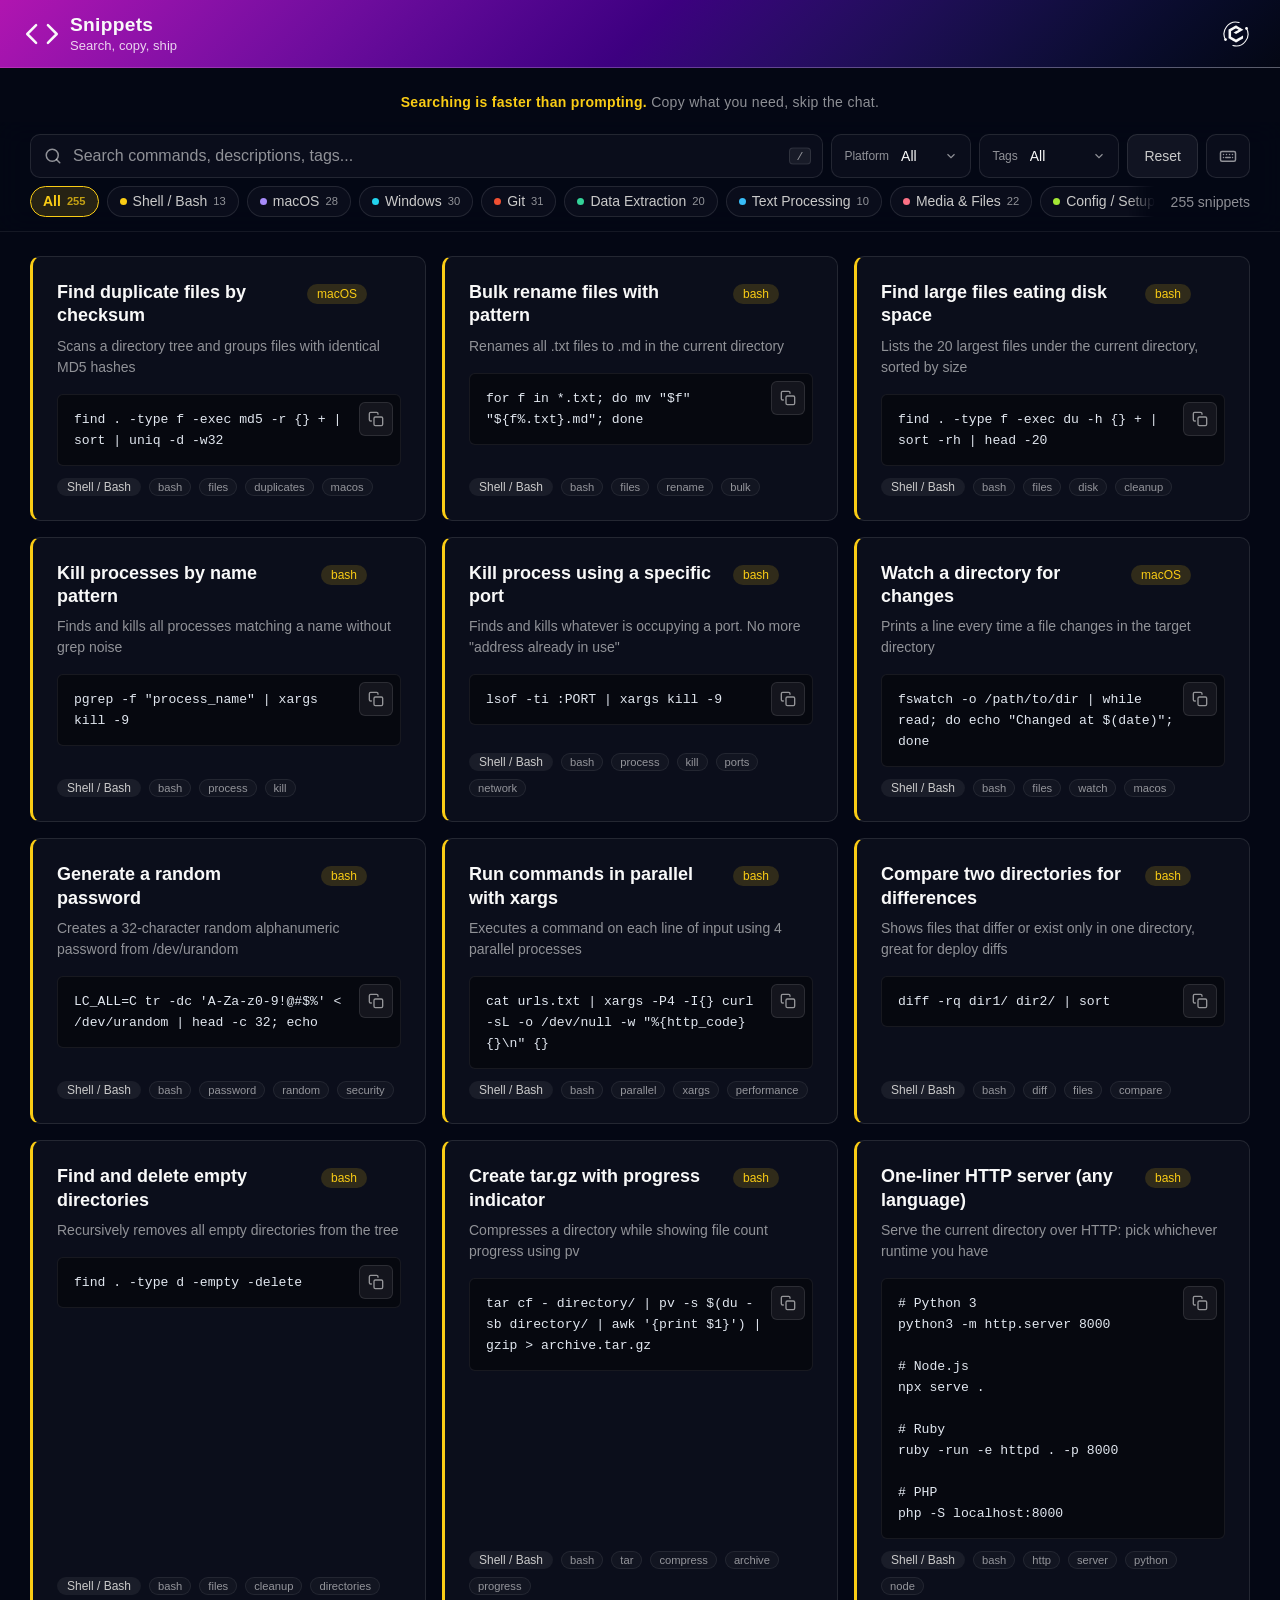
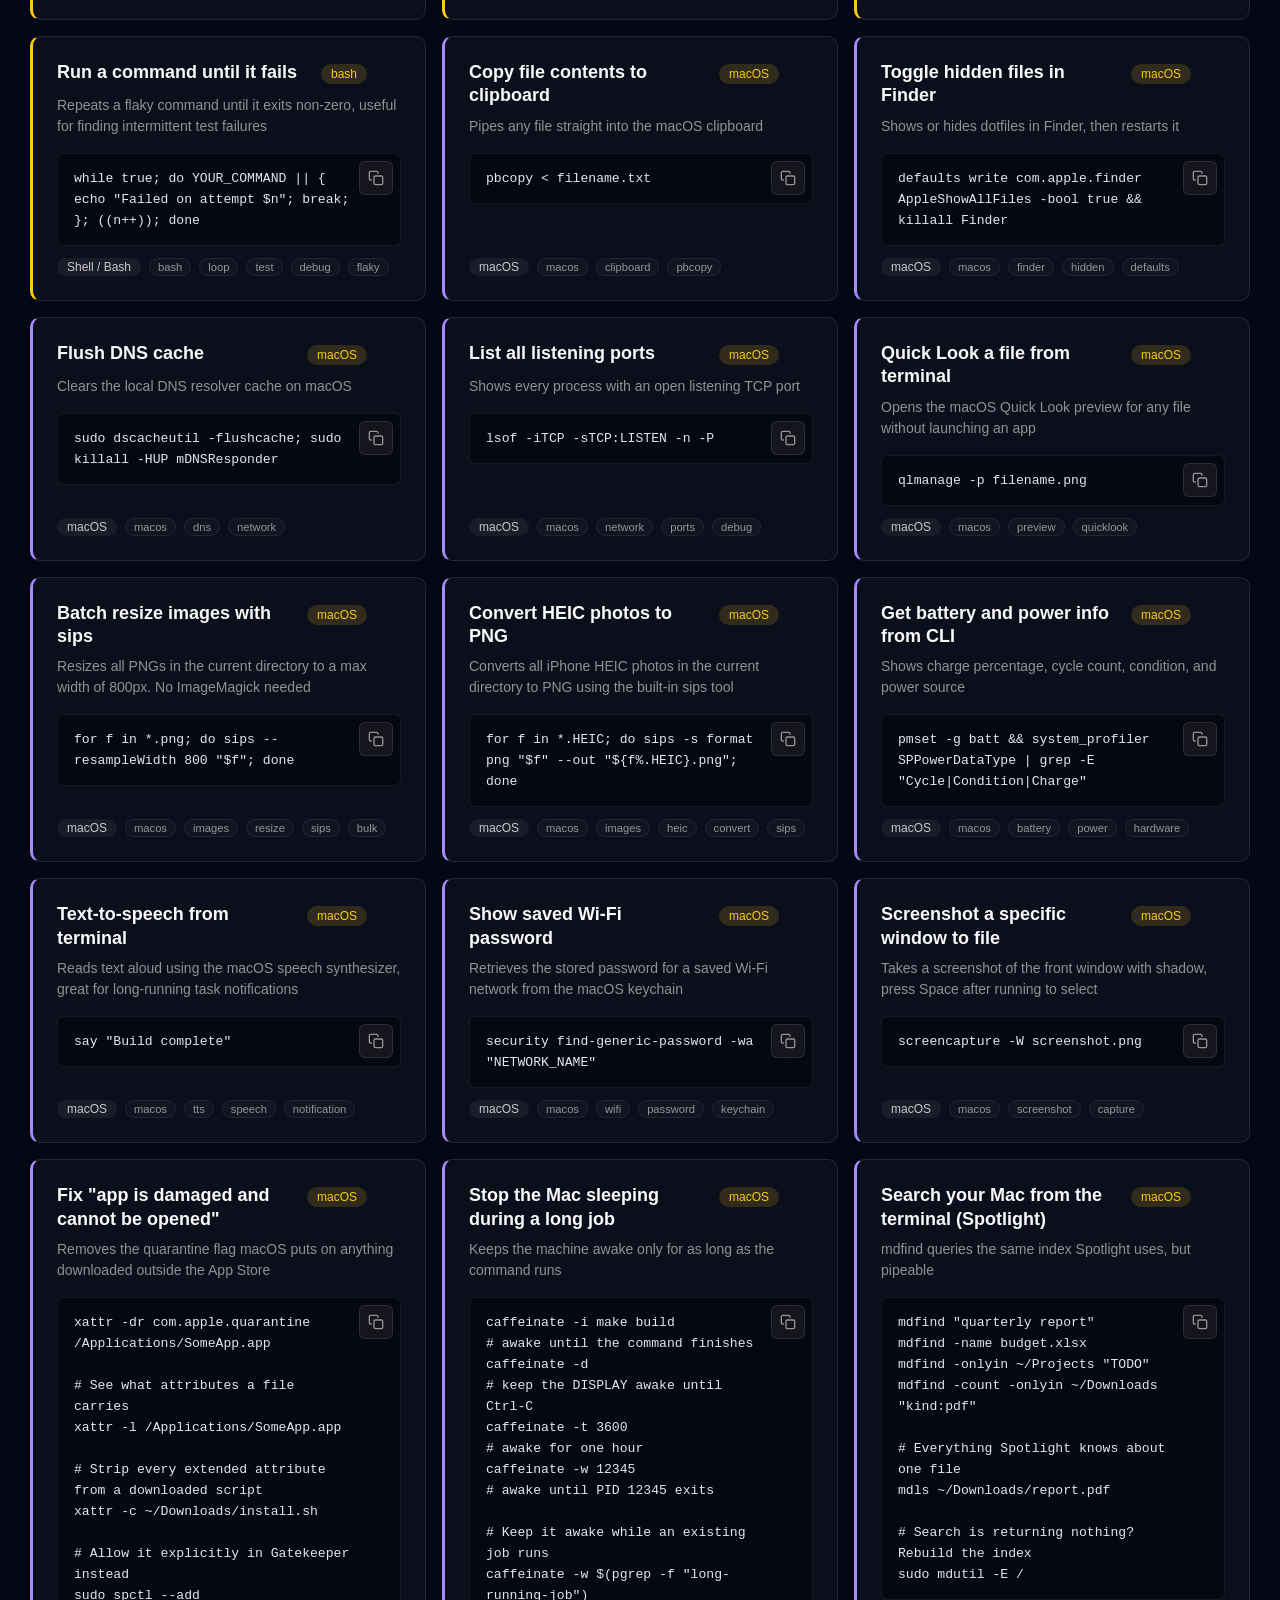
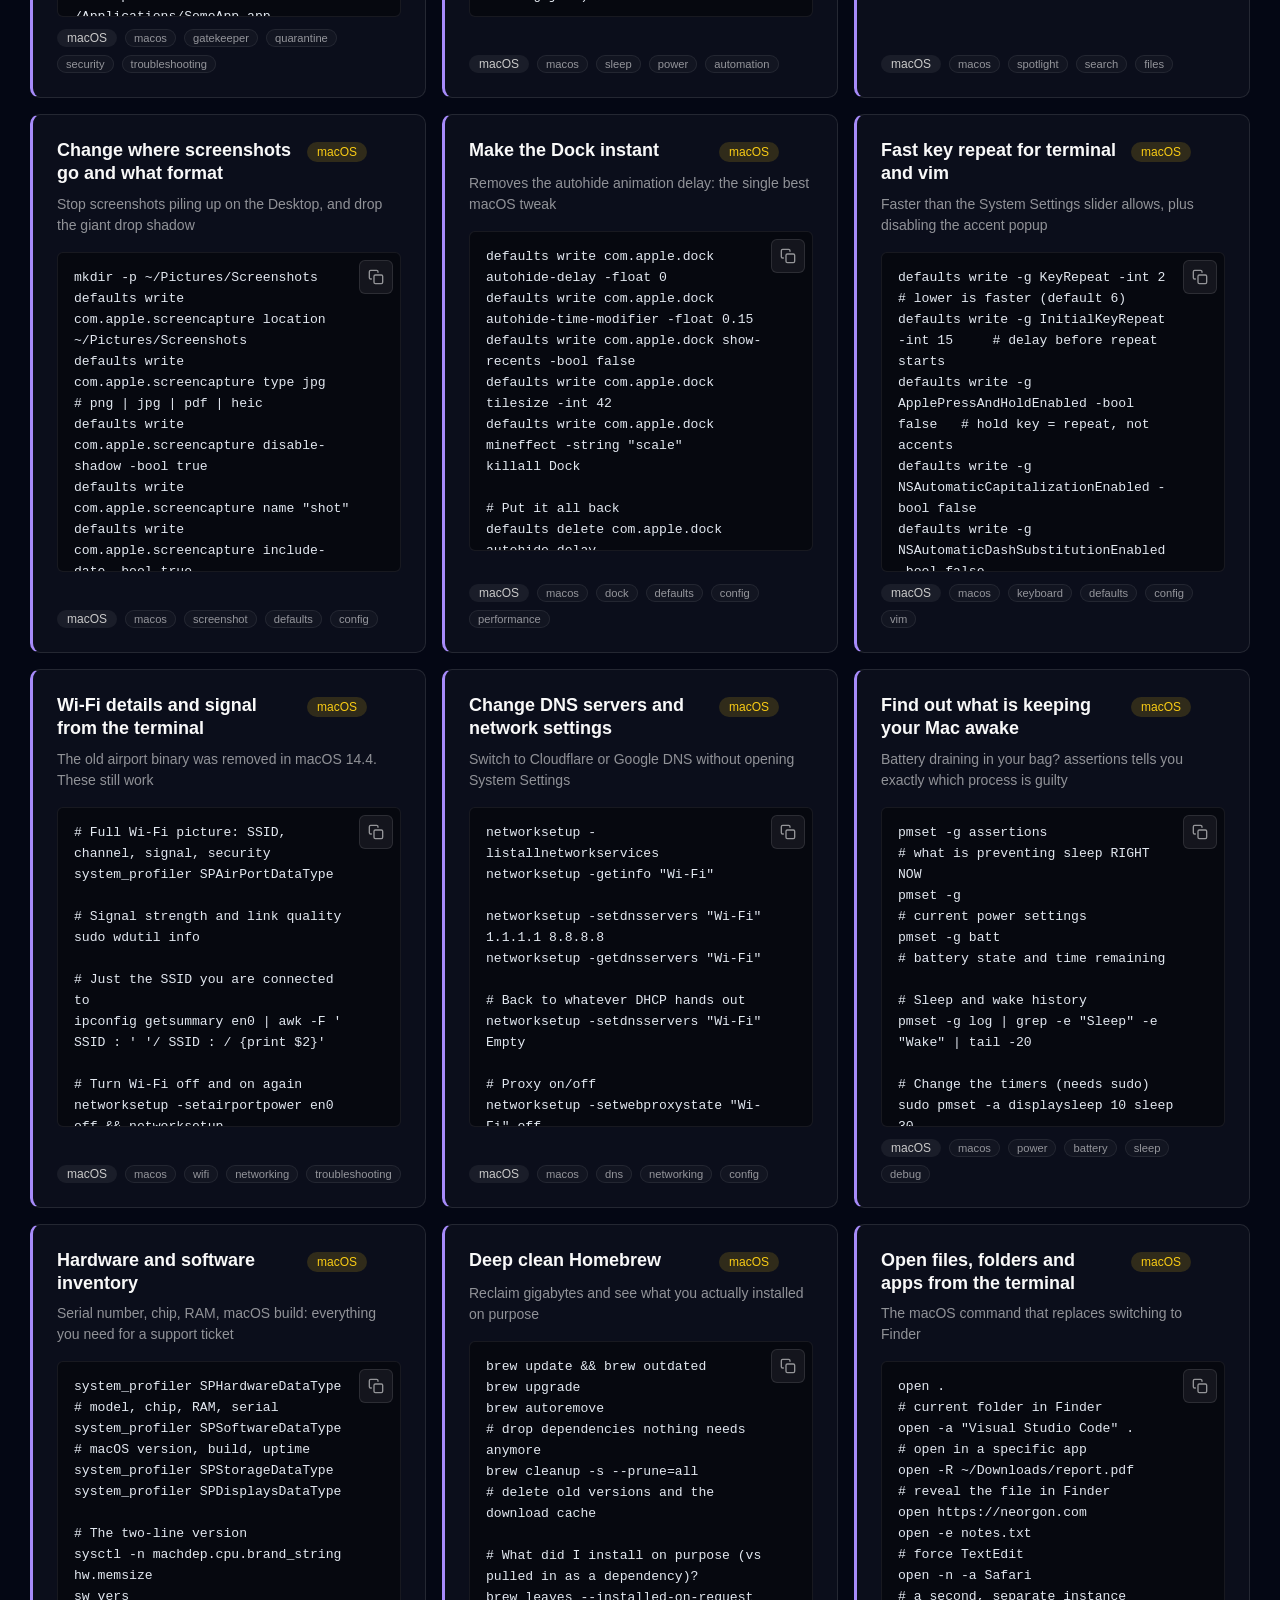
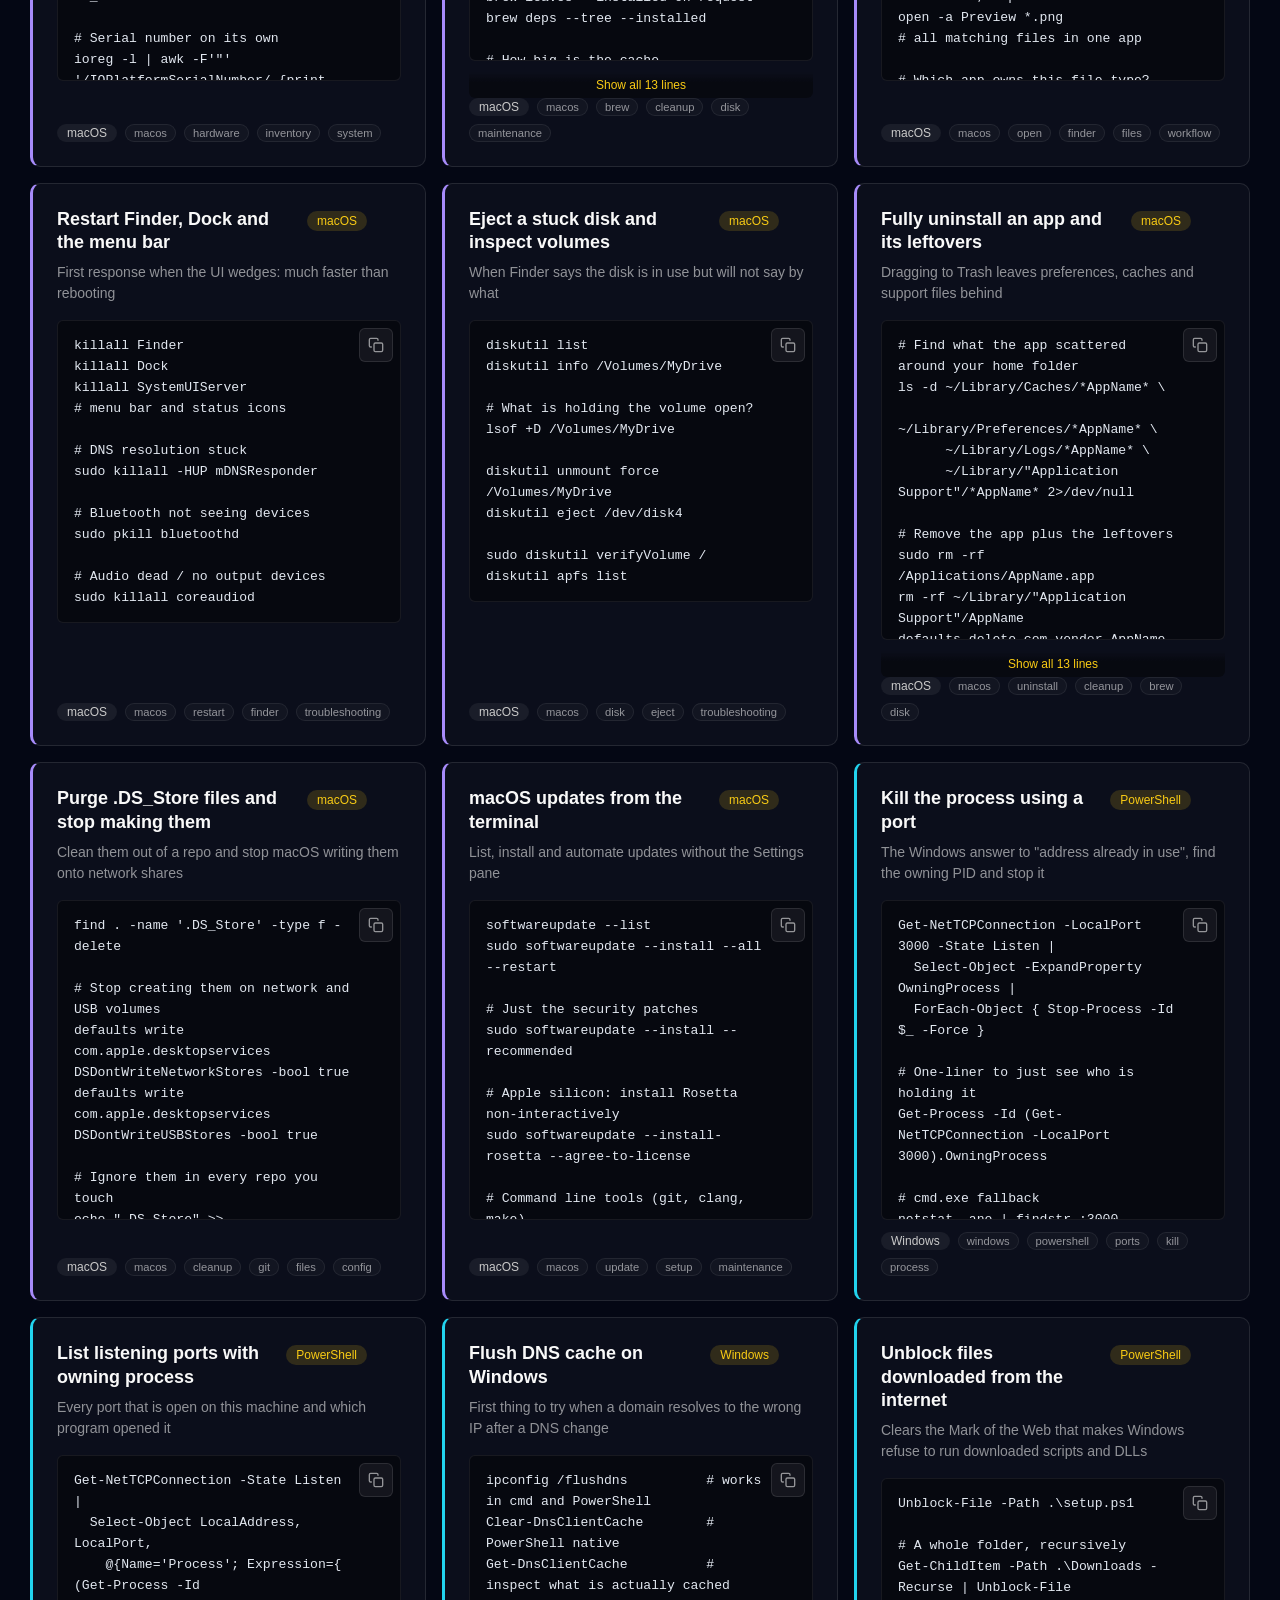
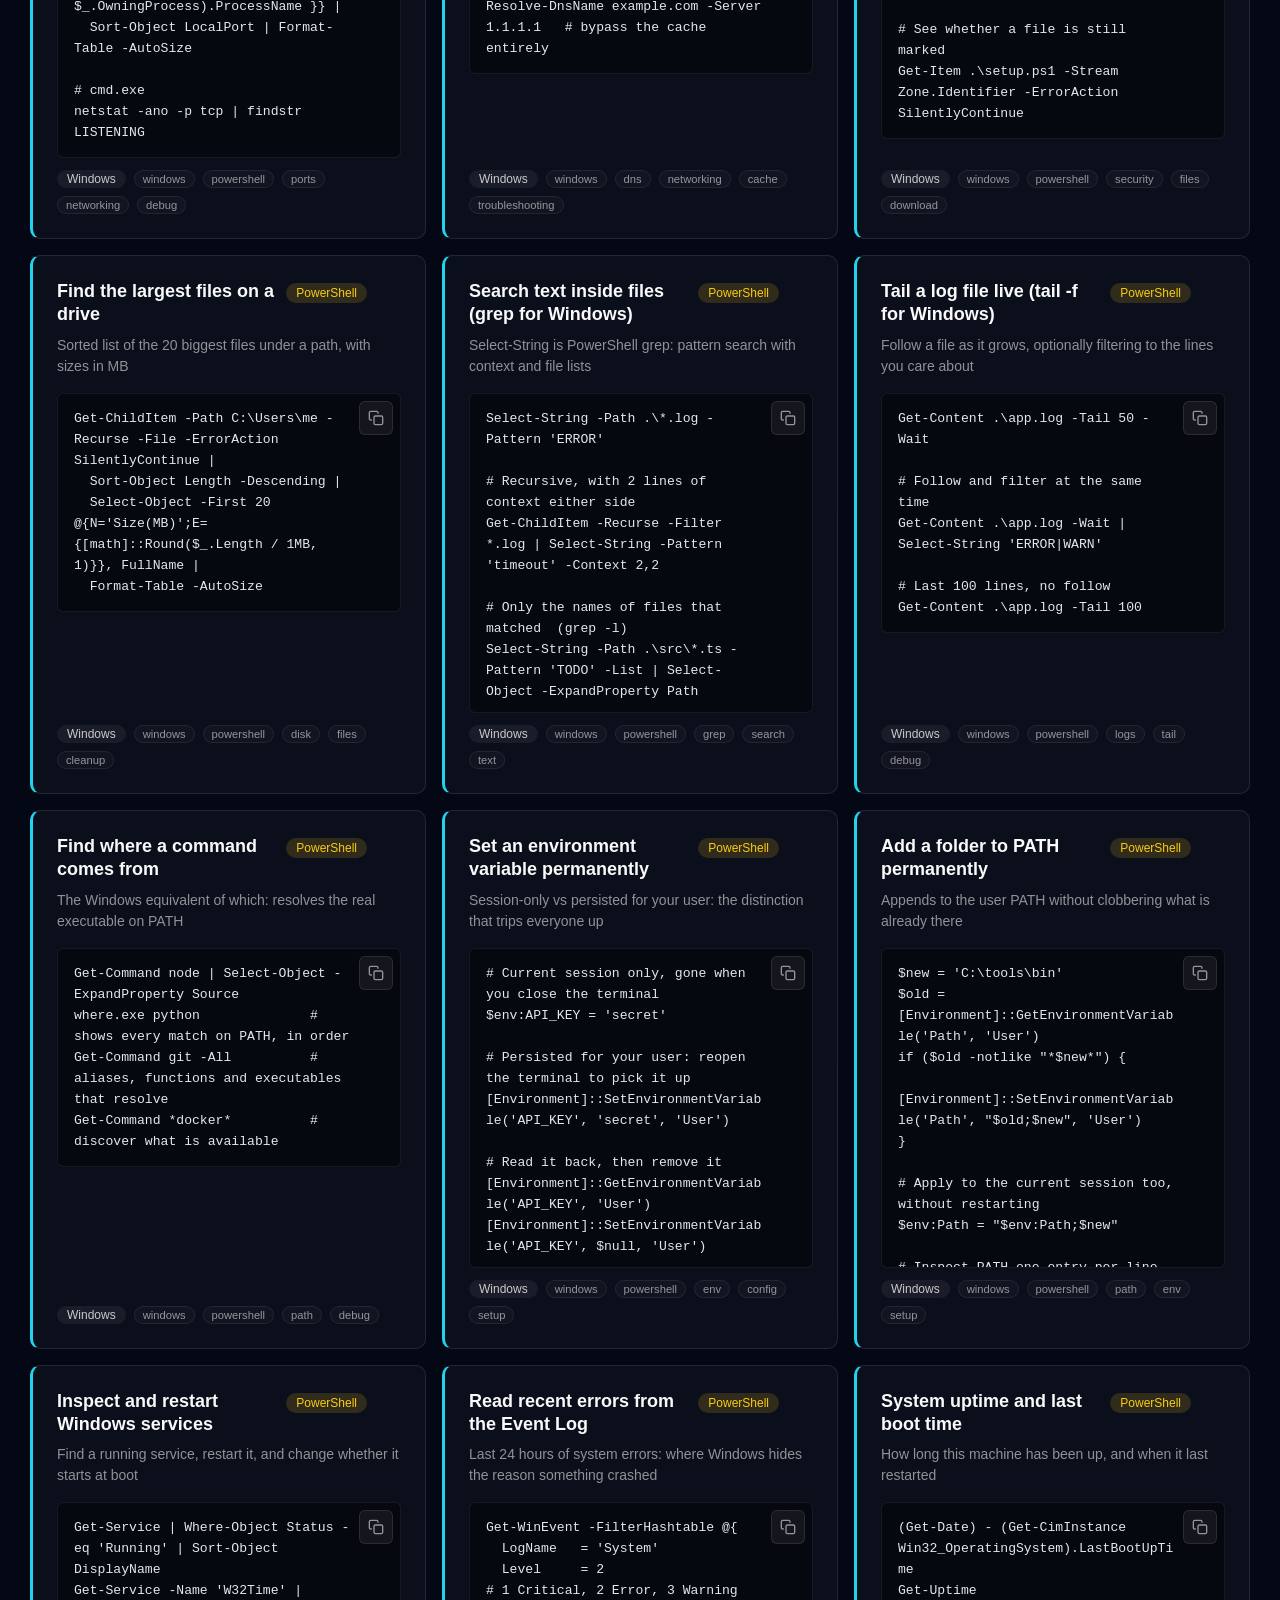
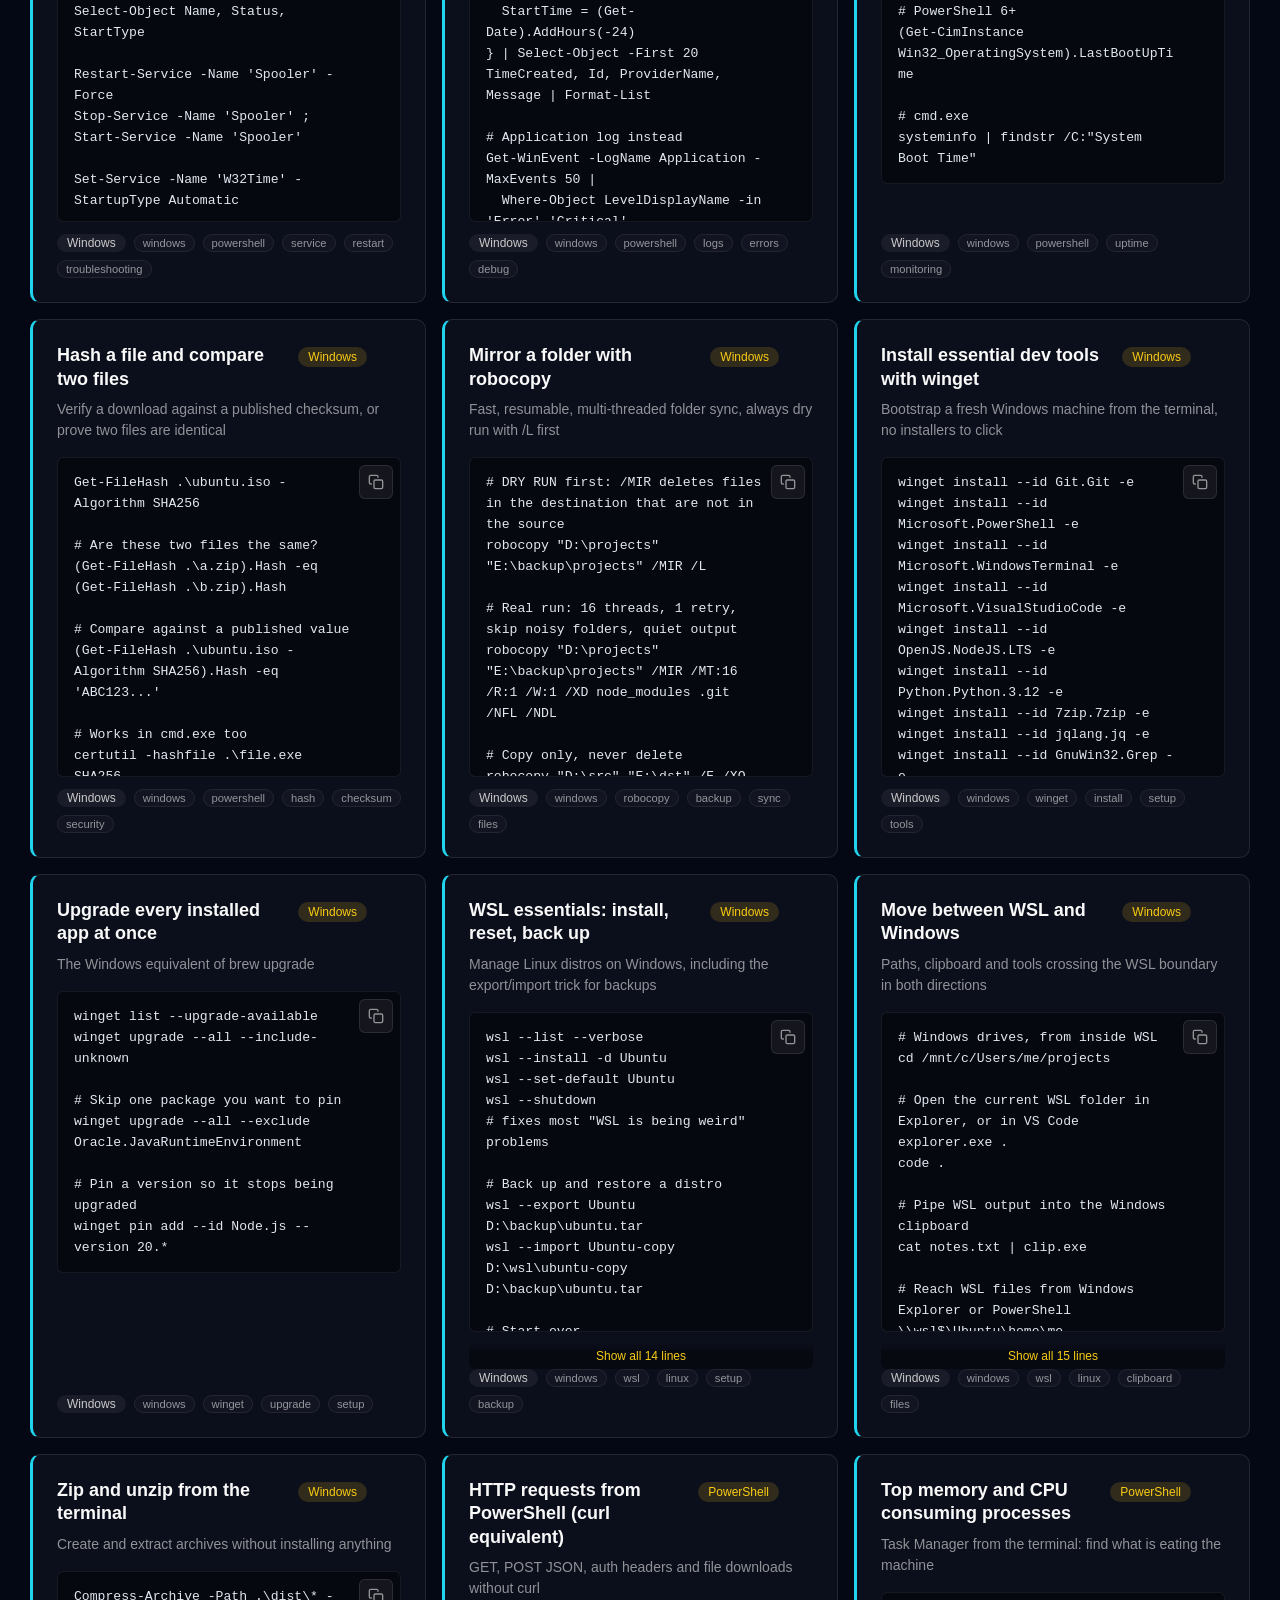
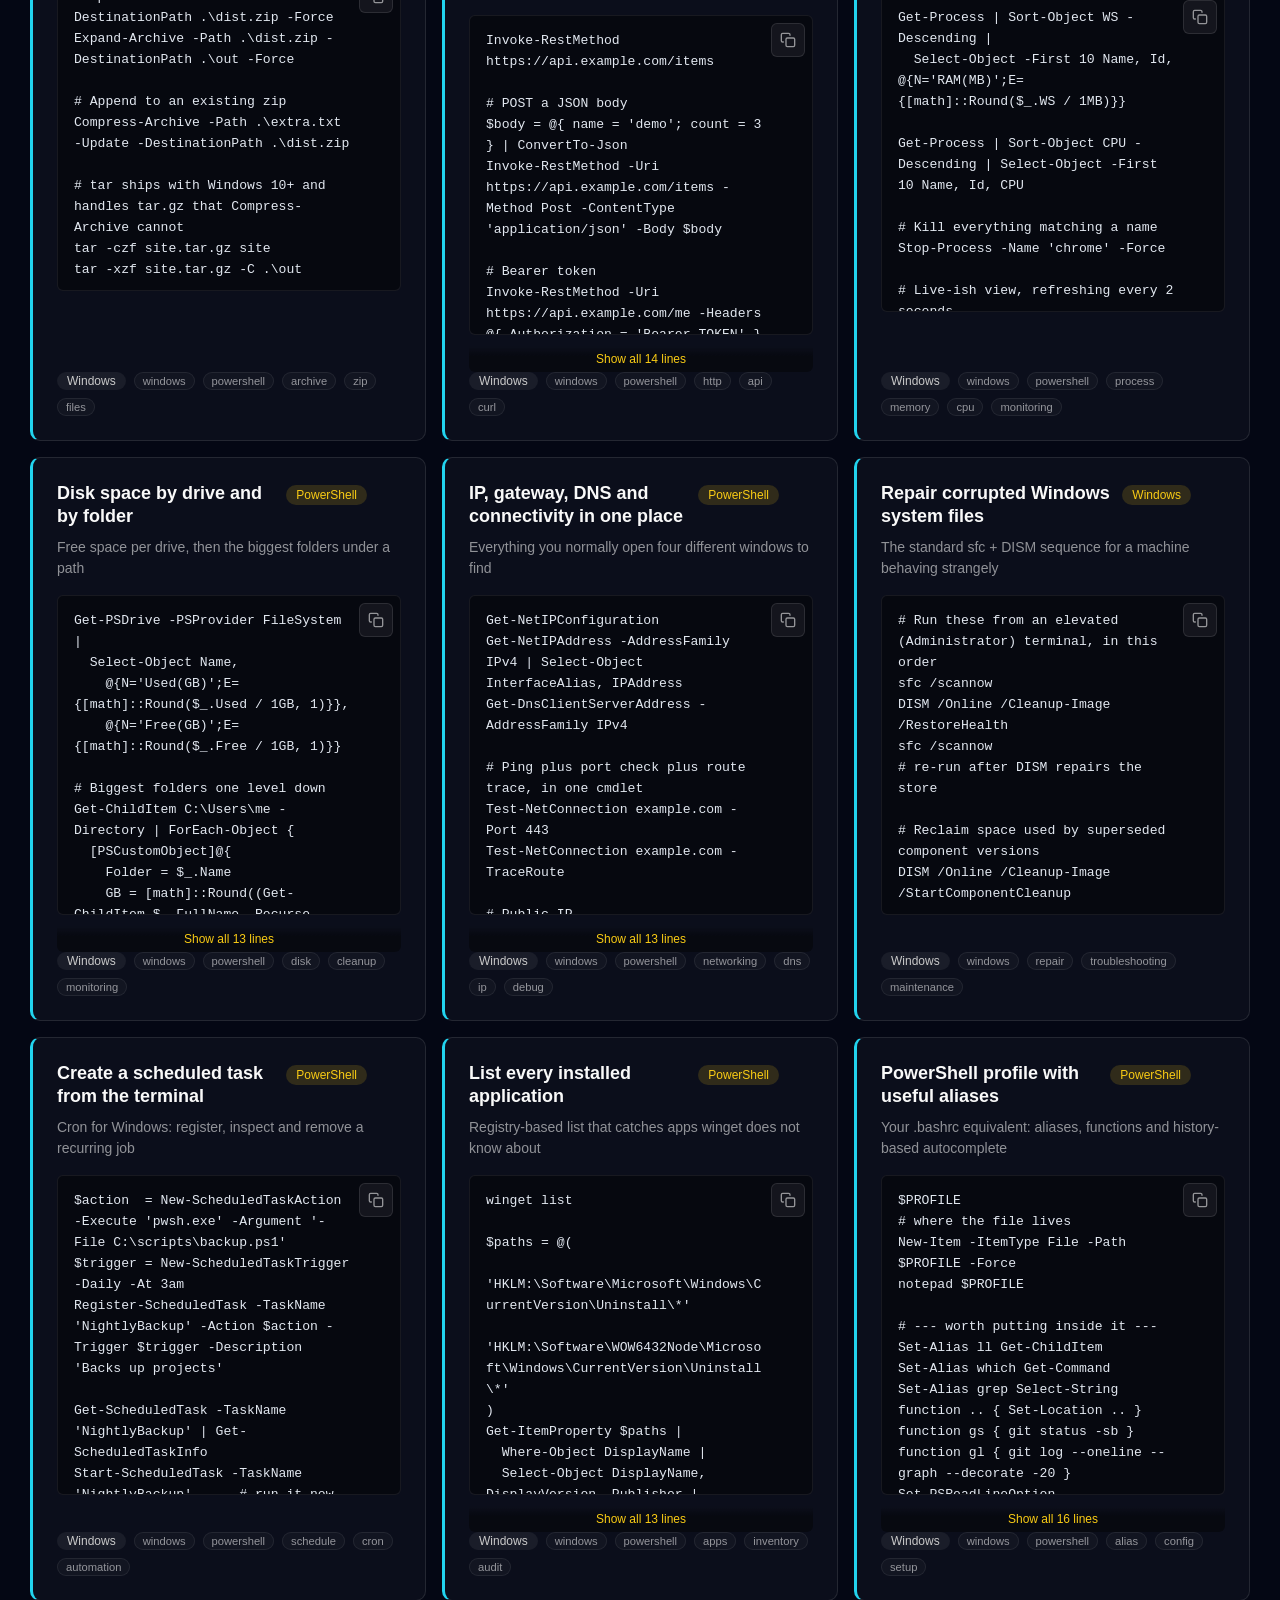
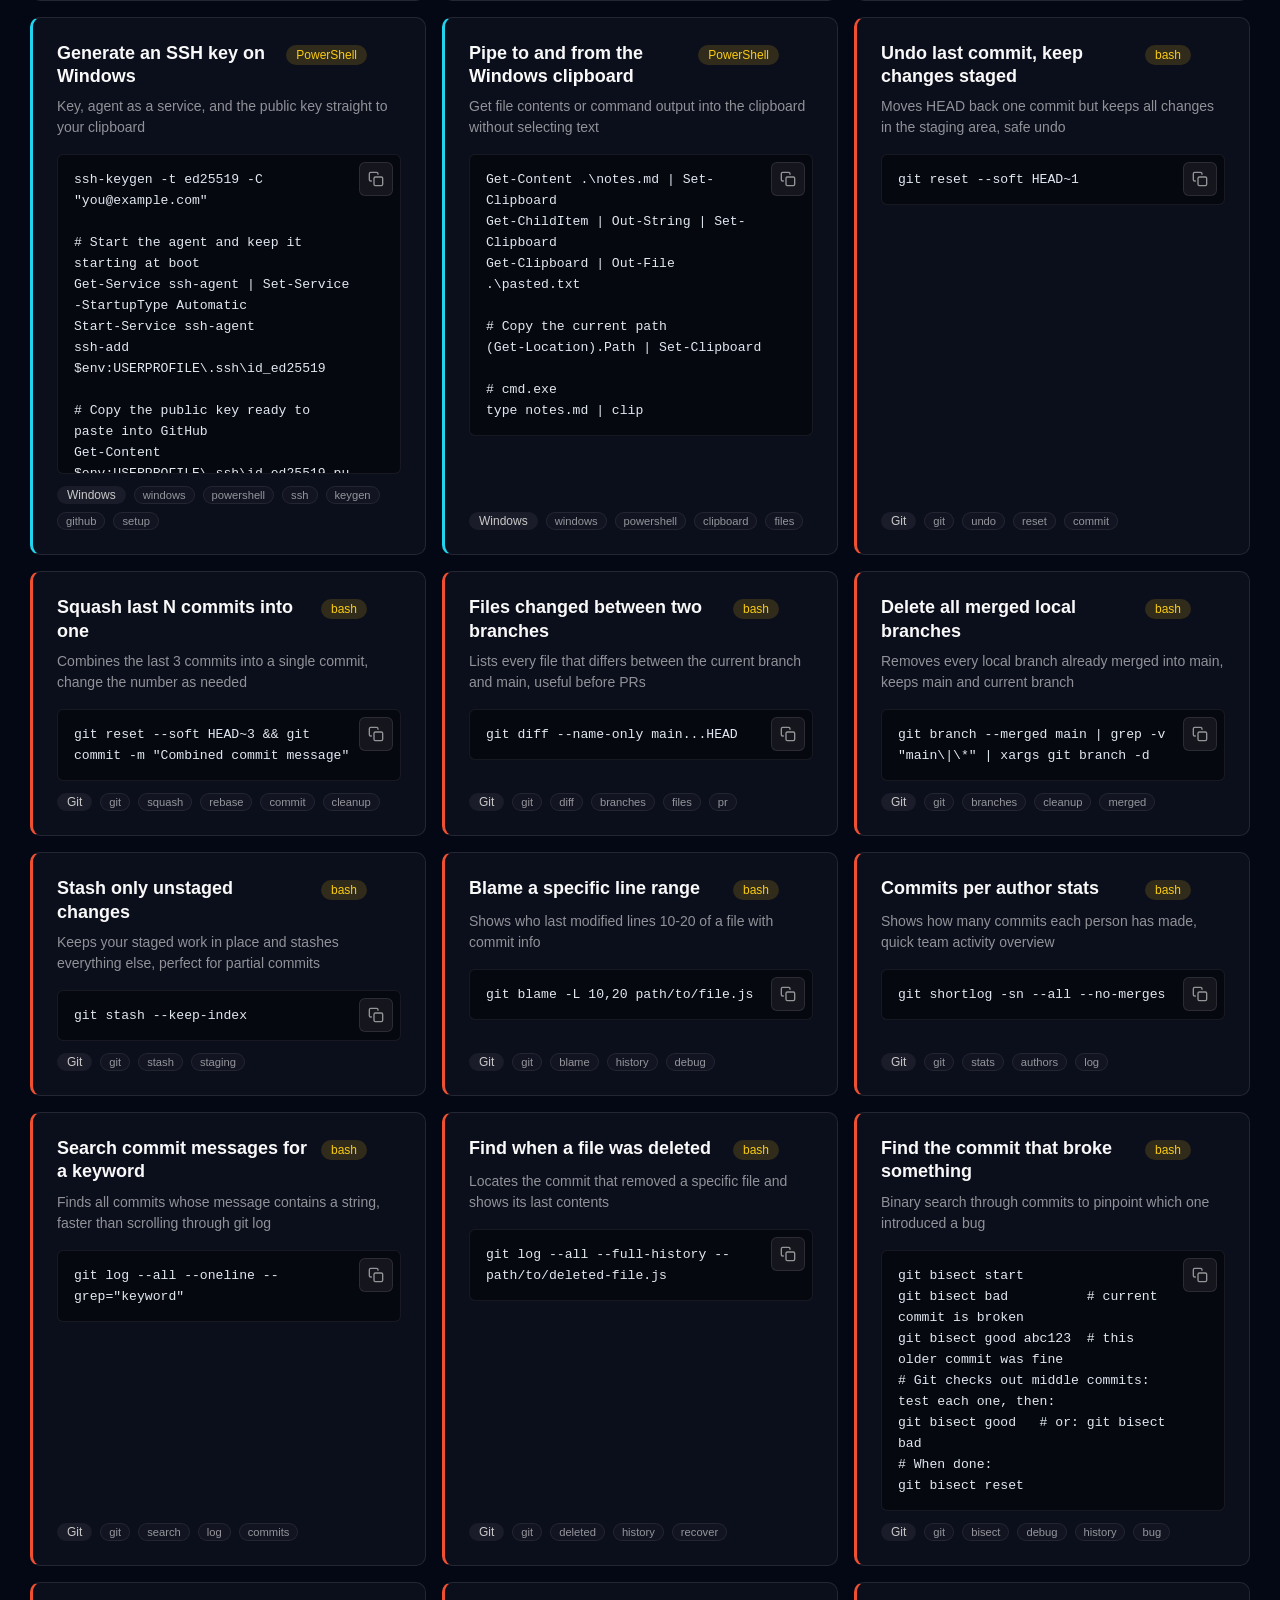
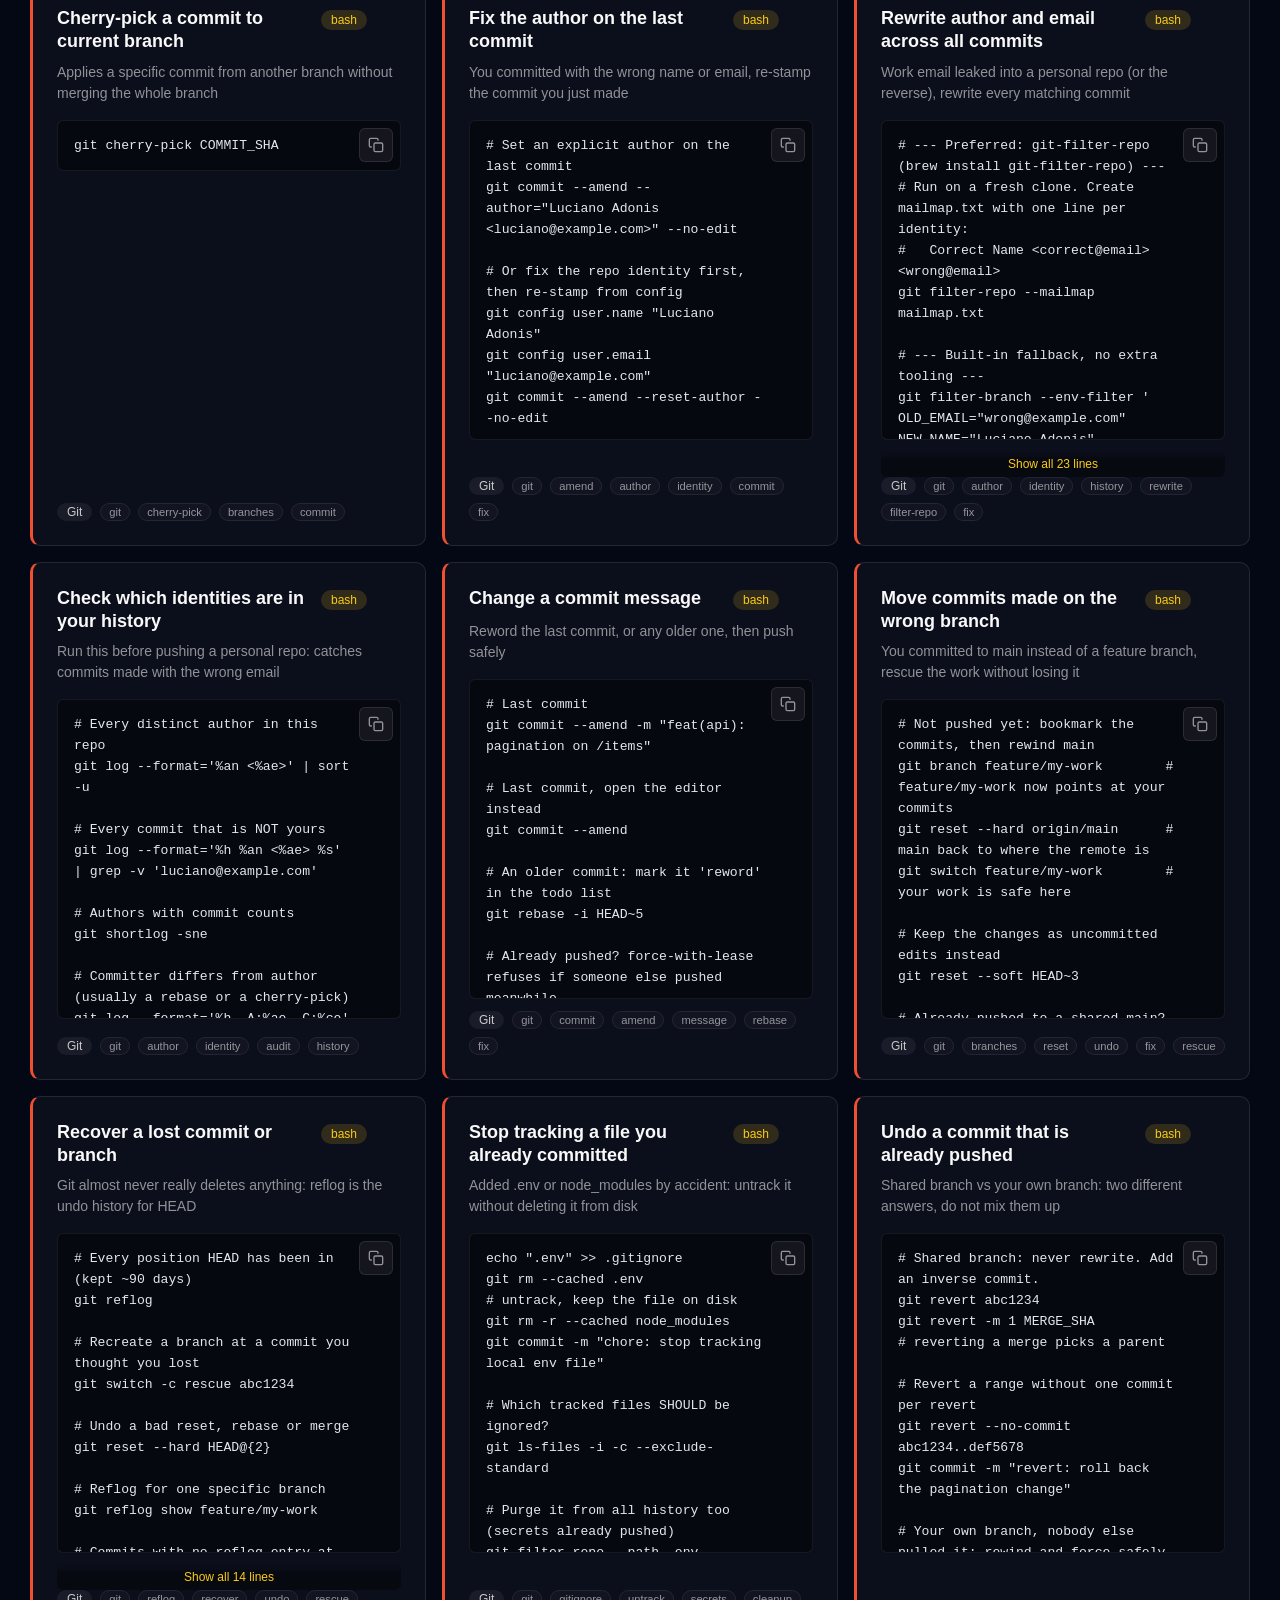
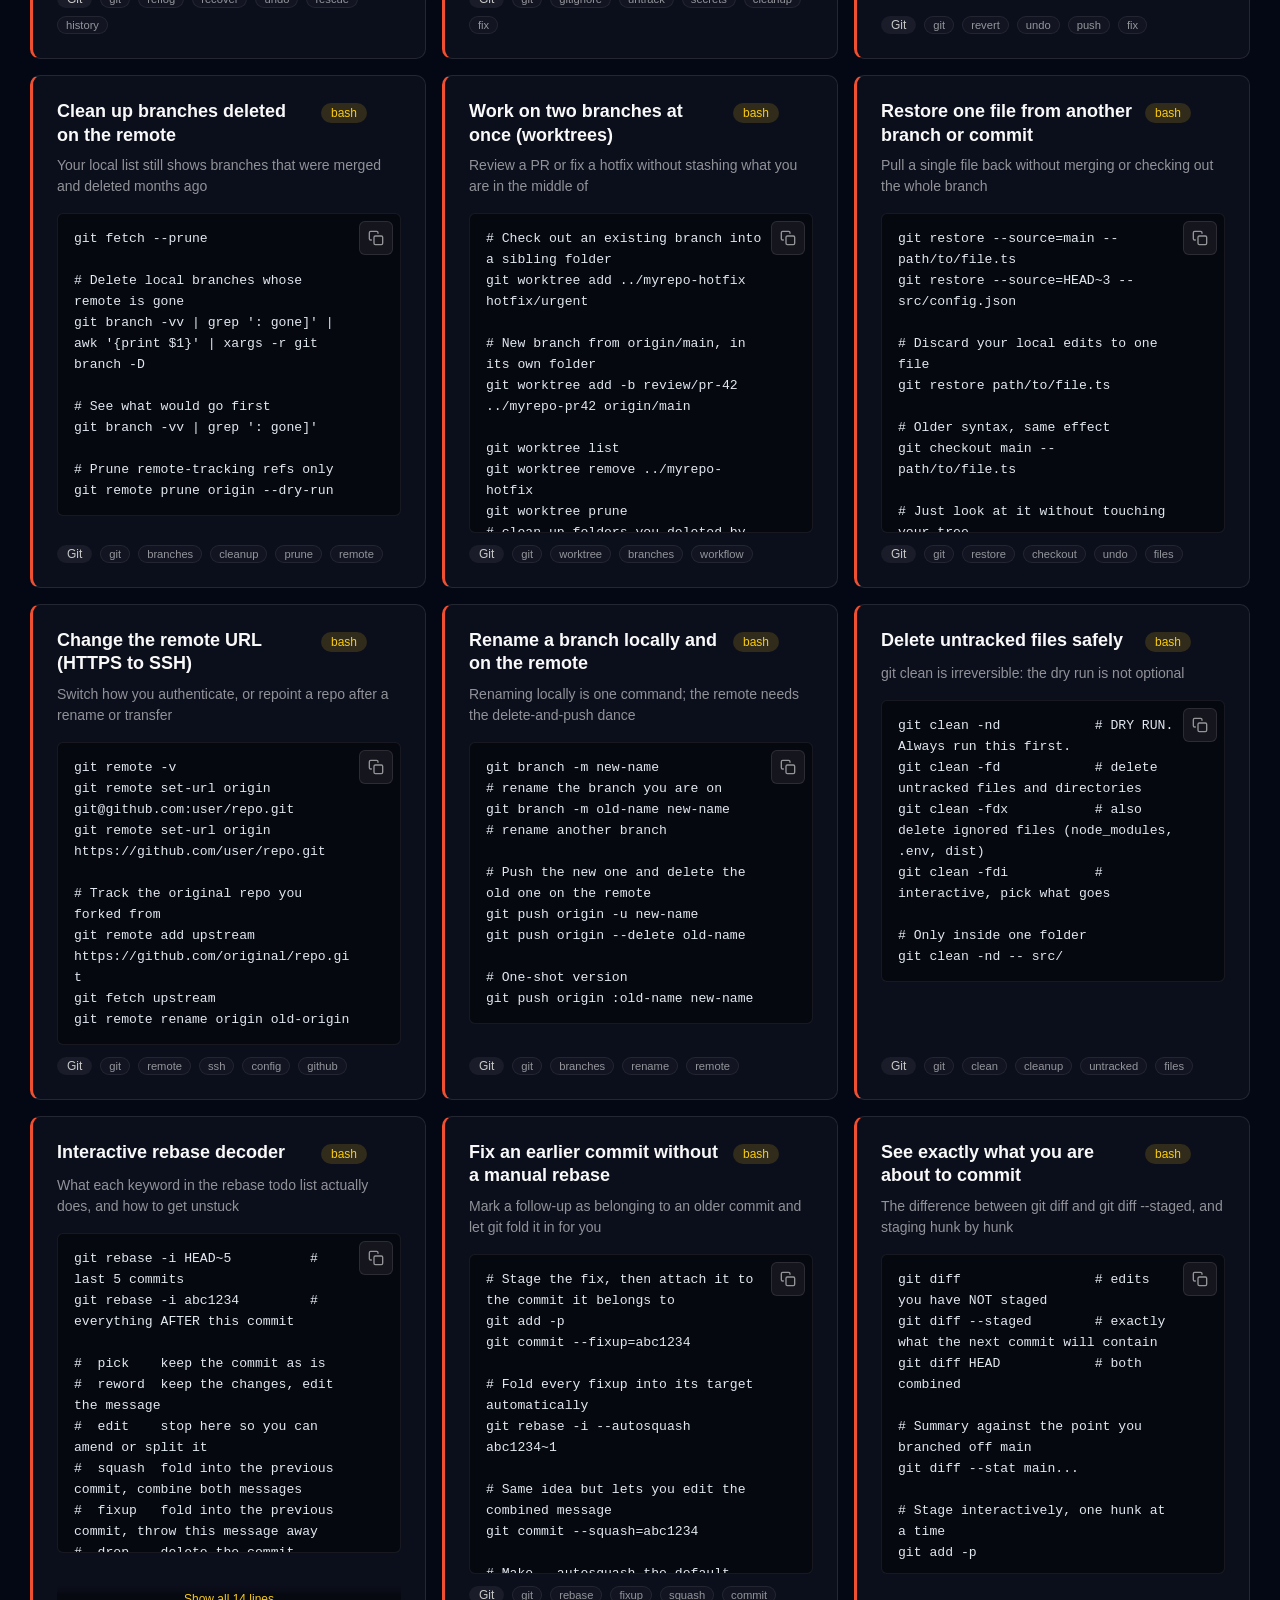
<file: index.html>
<!DOCTYPE html>
<html lang="en">
<head>
  <meta charset="UTF-8">
  <meta name="viewport" content="width=device-width, initial-scale=1.0">
  <link rel="icon" type="image/svg+xml" href="/favicon.svg">
  <link rel="icon" type="image/x-icon" href="/favicon.ico" sizes="16x16 32x32 48x48">
  <link rel="apple-touch-icon" sizes="180x180" href="/apple-touch-icon.png">
  <meta name="apple-mobile-web-app-title" content="Snippets">
  <link rel="manifest" href="/site.webmanifest">
  <meta name="neo-mark" content="on">
  <meta http-equiv="Content-Security-Policy" content="default-src 'self'; base-uri 'self'; form-action 'self'; script-src 'self' 'unsafe-inline' https://esm.sh cdn.jsdelivr.net cdnjs.cloudflare.com https://challenges.cloudflare.com https://gc.zgo.at https://static.cloudflareinsights.com; style-src 'self' 'unsafe-inline' https://fonts.googleapis.com https://cdn.neorgon.org; font-src 'self' https://fonts.gstatic.com; img-src 'self' data: blob: https://*.convex.cloud https://img.clerk.com https://cdn.neorgon.org https://i.ytimg.com https://yt3.ggpht.com https://neorgon.goatcounter.com; connect-src 'self' https://*.convex.cloud https://clerk.neorgon.com https://accounts.neorgon.com https://clerk-telemetry.com https://api.clerk.com https://challenges.cloudflare.com https://*.workers.dev https://neorgon.goatcounter.com https://cloudflareinsights.com; frame-src 'self' https://challenges.cloudflare.com https://clerk.neorgon.com https://accounts.neorgon.com https://www.youtube.com https://www.youtube-nocookie.com; worker-src 'self' blob:">
  <meta name="referrer" content="strict-origin-when-cross-origin">
  <title>Snippets | Shell, Git, macOS & Windows Command Library</title>
  <meta name="description" content="255 curated commands for bash, git, macOS, Windows PowerShell, Docker, Kubernetes and ffmpeg. Search, pin and copy, no AI prompting needed">
  <meta property="og:title" content="Snippets | Shell, Git, macOS & Windows Command Library">
  <meta property="og:description" content="255 curated commands for bash, git, macOS, Windows, Docker and media tooling. Searching is faster than prompting">
  <meta name="neo-repo" content="energon-a-secas/snippets-site">
  <meta name="neo-updated" content="2026-08-03">
  <meta property="og:type" content="website">
  <meta property="og:url" content="https://snippets.neorgon.com/">
  <meta property="og:site_name" content="Neorgon">
  <meta name="twitter:card" content="summary_large_image">
  <meta name="twitter:title" content="Snippets: Search, Copy, Ship">
  <meta name="twitter:description" content="Curated shell commands and code snippets. Searching is faster than prompting">
  <meta name="robots" content="index, follow">
  <link rel="canonical" href="https://snippets.neorgon.com/">
  <meta property="og:locale" content="en_US">
  <meta name="theme-color" content="#040714">
  <meta property="og:image" content="https://snippets.neorgon.com/og-preview.jpg">
  <meta property="og:image:width" content="1200">
  <meta property="og:image:height" content="630">
  <meta name="twitter:image" content="https://snippets.neorgon.com/og-preview.jpg">
  <link rel="stylesheet" href="https://cdn.neorgon.org/v1.0.0/styles/base.css">
    <link rel="stylesheet" href="css/style.css">
  <!-- Neorgon Header Kit (vendored; ?header=live swaps CSS to CDN) -->
  <script>(function(){var m=location.search.match(/[?&]theme=([\w-]+)/)||document.cookie.match(/(?:^|;\s*)neo_theme=([\w-]+)/);if(m&&m[1]!=='default')document.documentElement.dataset.theme=decodeURIComponent(m[1]);})();</script>
  <link rel="stylesheet" href="css/neorgon-header.css">
  <link rel="stylesheet" href="css/neorgon-themes.css">
  <link rel="stylesheet" href="css/neorgon-footer.css">
  <link rel="stylesheet" href="https://cdn.neorgon.org/v1.0.0/header/season.css">
  <script defer src="js/neorgon-header.js"></script>
  <script defer src="js/neorgon-footer.js"></script>
  <script type="application/ld+json">
  {
    "@context": "https://schema.org",
    "@type": "WebApplication",
    "name": "Snippets",
    "description": "Curated shell commands and code snippets for macOS, bash, data extraction, and text processing",
    "url": "https://snippets.neorgon.com/",
    "applicationCategory": "DeveloperApplication",
    "operatingSystem": "Any",
    "offers": { "@type": "Offer", "price": "0", "priceCurrency": "USD" },
    "author": { "@type": "Organization", "name": "Neorgon", "url": "https://neorgon.com/" }
  }
  </script>
</head>
<body>

  <a class="skip-link" href="#main">Skip to content</a>

  <header class="header-bar" data-header-mode="content" data-header-autohide="on">
    <div class="header-logo">
      <a href="./" class="header-title-link">
        <img src="energon-classic-logo.png" class="header-logo-img" alt="">
        <div class="header-title-wrap">
        <h1>Snippets</h1>
        <div class="header-subtitle">Search, copy, ship</div>
      
        </div>
      </a>
    </div>
    <div class="header-right">
      <a class="header-home" href="https://neorgon.com/" title="neorgon.com" aria-label="Neorgon home">
        <svg class="nh-hub-icon" viewBox="0 0 24 24" fill="none" xmlns="http://www.w3.org/2000/svg" aria-hidden="true">
          <path d="M12 4.4 18.58 8.2 18.58 15.8 12 19.6 5.42 15.8 5.42 8.2Z" fill="currentColor" stroke="none"/>
          <g class="nh-orbit">
            <path d="M2.47 17.50 A11.0 11.0 0 0 1 14.85 1.37" fill="none" stroke="currentColor" stroke-width="1.05" stroke-linecap="round"/>
            <path d="M21.53 6.50 A11.0 11.0 0 0 1 9.15 22.63" fill="none" stroke="currentColor" stroke-width="1.05" stroke-linecap="round"/>
            <circle cx="21.71" cy="6.84" r="1.25" fill="currentColor"/>
            <circle cx="2.29" cy="17.16" r="1.25" fill="currentColor"/>
          </g>
        </svg>
      </a>
    </div>
  </header>

  <main id="main">
    <div class="container motto-wrap">
      <p class="motto"><strong>Searching is faster than prompting.</strong> Copy what you need, skip the chat.</p>
    </div>

    <div class="toolbar" id="toolbar">
      <div class="container toolbar-inner">
        <div class="search-bar">
          <div class="search-wrap">
            <svg viewBox="0 0 24 24" fill="none" stroke="currentColor" stroke-width="2" stroke-linecap="round" stroke-linejoin="round" aria-hidden="true">
              <circle cx="11" cy="11" r="8"/><path d="M21 21l-4.35-4.35"/>
            </svg>
            <input id="search-input" class="search-input" type="text" placeholder="Search commands, descriptions, tags..." aria-label="Search snippets">
            <span class="search-kbd" aria-hidden="true">/</span>
          </div>

          <div class="dropdown" id="dd-platform">
            <button class="dropdown-toggle" aria-haspopup="listbox" aria-expanded="false">
              <span class="dropdown-label">Platform</span>
              <span class="dropdown-value">All</span>
              <svg class="dropdown-arrow" viewBox="0 0 24 24" fill="none" stroke="currentColor" stroke-width="2" aria-hidden="true"><polyline points="6 9 12 15 18 9"/></svg>
            </button>
            <ul class="dropdown-menu" role="listbox" id="dd-platform-menu"></ul>
          </div>

          <div class="dropdown" id="dd-tags">
            <button class="dropdown-toggle" aria-haspopup="listbox" aria-expanded="false">
              <span class="dropdown-label">Tags</span>
              <span class="dropdown-value">All</span>
              <svg class="dropdown-arrow" viewBox="0 0 24 24" fill="none" stroke="currentColor" stroke-width="2" aria-hidden="true"><polyline points="6 9 12 15 18 9"/></svg>
            </button>
            <ul class="dropdown-menu multi" role="listbox" aria-multiselectable="true" id="dd-tags-menu"></ul>
          </div>

          <button id="clear-search" class="clear-btn">Reset</button>
          <button id="help-btn" class="icon-btn" title="Keyboard shortcuts" aria-label="Keyboard shortcuts">
            <svg viewBox="0 0 24 24" fill="none" stroke="currentColor" stroke-width="2" stroke-linecap="round" aria-hidden="true">
              <rect x="2" y="6" width="20" height="13" rx="2"/>
              <path d="M6 10h.01M10 10h.01M14 10h.01M18 10h.01M6 14h.01M18 14h.01M9 14h6"/>
            </svg>
          </button>
        </div>

        <div class="rail-row">
          <nav class="cat-rail" id="cat-rail" aria-label="Filter by category"></nav>
          <span id="result-count" class="result-count"></span>
        </div>

        <div id="active-filters" class="active-filters"></div>
      </div>
    </div>

    <div class="container grid-wrap">
      <div id="snippets-grid"></div>

      <div class="suggest-bar">
        <button id="suggest-btn" class="suggest-trigger">Suggest a snippet</button>
      </div>
    </div>
  </main>

  <footer class="neo-footer" data-footer-mode="minimal">
    Everything runs in your browser: pins and filters stay on this device.
  </footer>

  <div id="help-modal" class="modal">
    <div class="modal-panel" role="dialog" aria-modal="true" aria-labelledby="help-modal-title">
      <h3 id="help-modal-title">Keyboard shortcuts</h3>
      <dl class="shortcut-list">
        <div><dt><kbd>/</kbd></dt><dd>Focus the search box</dd></div>
        <div><dt><kbd>j</kbd> <kbd>k</kbd></dt><dd>Move between results</dd></div>
        <div><dt><kbd>↓</kbd> <kbd>↑</kbd></dt><dd>Move between results</dd></div>
        <div><dt><kbd>Enter</kbd> <kbd>c</kbd></dt><dd>Copy the focused snippet</dd></div>
        <div><dt><kbd>p</kbd></dt><dd>Pin or unpin the focused snippet</dd></div>
        <div><dt><kbd>Esc</kbd></dt><dd>Close menus, leave the search box</dd></div>
        <div><dt><kbd>?</kbd></dt><dd>Show this list</dd></div>
      </dl>
      <p class="shortcut-note">Filters live in the URL: bookmark or share any view you land on.</p>
      <div class="modal-actions">
        <button id="help-close" class="btn-secondary">Close</button>
      </div>
    </div>
  </div>

  <div id="suggest-modal" class="modal">
    <div class="modal-panel" role="dialog" aria-modal="true" aria-labelledby="suggest-modal-title">
      <h3 id="suggest-modal-title">Suggest a Snippet</h3>
      <label for="suggest-title">Title</label>
      <input id="suggest-title" type="text" placeholder="e.g. Convert HEIC to PNG">
      <label for="suggest-command">Command</label>
      <textarea id="suggest-command" rows="3" placeholder="e.g. for f in *.HEIC; do sips -s format png &quot;$f&quot; --out &quot;${f%.HEIC}.png&quot;; done"></textarea>
      <label for="suggest-desc">Description (optional)</label>
      <input id="suggest-desc" type="text" placeholder="What does it do?">
      <div class="modal-actions">
        <button id="suggest-close" class="btn-secondary">Cancel</button>
        <button id="suggest-copy" class="btn-primary">Copy suggestion</button>
      </div>
    </div>
  </div>

  <script type="module" src="js/app.js"></script>
</body>
</html>
</file>
<file: css/style.css>
/* ── Reset & base ──────────────────────────────────────────── */
*, *::before, *::after { margin: 0; padding: 0; box-sizing: border-box; }

html { height: 100%; }

:root {
  --bg: #040714;
  --surface-1: rgba(255,255,255,.03);
  --surface-2: rgba(255,255,255,.06);
  --border-subtle: rgba(255,255,255,.07);
  --border: rgba(255,255,255,.1);
  --border-strong: rgba(255,255,255,.22);
  --text-primary: #f9f9f9;
  --text-secondary: #cacaca;
  --text-muted: rgba(255,255,255,.55);
  --accent: #facc15;
  --accent-dim: rgba(250,204,21,.15);
  --accent-glow: rgba(250,204,21,.25);
  --cat-shell: #facc15;
  --cat-macos: #a78bfa;
  --cat-data: #34d399;
  --cat-text: #38bdf8;
  --cat-git: #f05032;
  --cat-config: #a3e635;
  --cat-docker: #2496ed;
  --cat-k8s: #326ce5;
  --cat-devops: #e879f9;
  --cat-claude: #f97316;
  --cat-windows: #22d3ee;
  --cat-media: #fb7185;
  --cat-ref: #94a3b8;
  --font: 'Avenir Next', -apple-system, BlinkMacSystemFont, 'Segoe UI', Roboto, Oxygen, Ubuntu, Cantarell, sans-serif;
  --text-xs: 0.75rem; --text-sm: 0.875rem; --text-base: 1rem;
  --text-lg: 1.125rem; --text-xl: 1.25rem; --text-2xl: 1.5rem;
  --space-1: 4px; --space-2: 8px; --space-3: 12px; --space-4: 16px;
  --space-6: 24px; --space-8: 32px;
  --radius-sm: 6px; --radius: 10px; --radius-lg: 15px;
  --ease-snap: cubic-bezier(0.34, 1.56, 0.64, 1);
  --dur-fast: 120ms; --dur: 200ms;
  --control-h: 44px;
}

body {
  font-family: var(--font);
  background: var(--bg);
  min-height: 100%;
  color: var(--text-primary);
  display: flex; flex-direction: column;
}

main#main {
  flex: 1;
  display: flex;
  flex-direction: column;
  min-height: 0;
  width: 100%;
}

/* ── Layout ────────────────────────────────────────────────── */
.container {
  max-width: 1440px;
  width: 100%;
  margin: 0 auto;
  padding: 0 30px;
}

.motto-wrap { padding-top: 26px; padding-bottom: var(--space-3); }
.grid-wrap  { padding-top: var(--space-6); padding-bottom: var(--space-4); }

#snippets-grid {
  display: grid;
  grid-template-columns: repeat(3, 1fr);
  gap: var(--space-4);
}

#snippets-grid.is-empty { display: block; }

#snippets-grid .snippet-card { margin-bottom: 0; }

/* ── Motto ─────────────────────────────────────────────────── */
.motto {
  text-align: center;
  color: var(--text-muted);
  font-size: var(--text-sm);
  letter-spacing: 0.3px;
}
.motto strong {
  color: var(--accent);
  font-weight: 600;
}

/* ── Sticky toolbar ────────────────────────────────────────── */
.toolbar {
  position: sticky;
  top: var(--header-h, 68px);
  z-index: 90;
  transition: top .2s ease;
  background: var(--bg);
  border-bottom: 1px solid var(--border-subtle);
}
/* Autohide companion: when the kit bar leaves, the toolbar takes the top
   (the bar and toolbar are not siblings here, so :has() instead of ~). */
body:has(.header-bar.header-hidden) .toolbar { top: 0; }
@supports (backdrop-filter: blur(1px)) {
  .toolbar {
    background: color-mix(in srgb, var(--bg) 86%, transparent);
    backdrop-filter: blur(14px) saturate(1.3);
  }
}

.toolbar-inner {
  display: flex;
  flex-direction: column;
  gap: var(--space-2);
  padding-top: var(--space-3);
  padding-bottom: var(--space-3);
}

/* ── Search bar ────────────────────────────────────────────── */
.search-bar {
  display: flex;
  gap: var(--space-2);
  align-items: center;
}

.search-wrap {
  flex: 1;
  min-width: 200px;
  position: relative;
}

.search-kbd {
  position: absolute;
  right: 12px;
  top: 50%;
  transform: translateY(-50%);
  padding: 1px 7px;
  border: 1px solid var(--border);
  border-radius: 4px;
  background: var(--surface-2);
  color: var(--text-muted);
  font-family: 'SF Mono', Consolas, monospace;
  font-size: 0.72rem;
  pointer-events: none;
  transition: opacity var(--dur);
}
.search-wrap:focus-within .search-kbd { opacity: 0; }

.icon-btn {
  flex-shrink: 0;
  width: var(--control-h); height: var(--control-h);
  display: flex;
  align-items: center;
  justify-content: center;
  background: var(--surface-1);
  border: 1px solid var(--border);
  border-radius: var(--radius);
  color: var(--text-muted);
  cursor: pointer;
  transition: color var(--dur), border-color var(--dur), background var(--dur);
}
.icon-btn svg { width: 18px; height: 18px; }
.icon-btn:hover {
  color: var(--accent);
  border-color: var(--accent);
  background: var(--accent-dim);
}

/* ── Category rail ─────────────────────────────────────────── */
.rail-row {
  display: flex;
  align-items: center;
  gap: var(--space-4);
  min-width: 0;
}

.cat-rail {
  display: flex;
  gap: var(--space-2);
  overflow-x: auto;
  scrollbar-width: none;
  padding-bottom: 2px;
  flex: 1;
  min-width: 0;
  --rail-fade: linear-gradient(to right, #000 0, #000 calc(100% - 28px), transparent 100%);
  -webkit-mask-image: var(--rail-fade);
  mask-image: var(--rail-fade);
}
.cat-rail::-webkit-scrollbar { display: none; }

.rail-chip {
  display: inline-flex;
  align-items: center;
  gap: 6px;
  flex-shrink: 0;
  padding: 6px 12px;
  background: var(--surface-1);
  border: 1px solid var(--border);
  border-radius: 999px;
  color: var(--text-secondary);
  font-family: var(--font);
  font-size: var(--text-sm);
  line-height: 1.2;
  white-space: nowrap;
  cursor: pointer;
  transition: color var(--dur-fast), border-color var(--dur-fast), background var(--dur-fast);
}
.rail-chip:hover {
  color: var(--text-primary);
  border-color: var(--border-strong);
}
.rail-chip.active {
  color: var(--chip-cat, var(--accent));
  border-color: var(--chip-cat, var(--accent));
  background: color-mix(in srgb, var(--chip-cat, var(--accent)) 14%, transparent);
  font-weight: 600;
}
.rail-chip.empty { opacity: .38; }
.rail-chip.pin-chip { color: var(--accent); }
.rail-chip.pin-chip.active {
  --chip-cat: var(--accent);
}

.rail-dot {
  width: 7px; height: 7px;
  border-radius: 50%;
  background: var(--chip-cat, var(--accent));
  flex-shrink: 0;
}

.rail-count {
  font-size: 0.7rem;
  color: var(--text-muted);
  font-variant-numeric: tabular-nums;
}
.rail-chip.active .rail-count { color: inherit; opacity: .75; }

/* ── Active filter chips ───────────────────────────────────── */
.active-filters {
  display: none;
  align-items: center;
  flex-wrap: wrap;
  gap: var(--space-2);
}
.active-filters.visible { display: flex; }

.filter-chip-label {
  font-size: var(--text-xs);
  color: var(--text-muted);
}

.filter-chip {
  display: inline-flex;
  align-items: center;
  gap: 6px;
  padding: 3px 10px;
  background: var(--accent-dim);
  border: 1px solid rgba(250, 204, 21, .35);
  border-radius: 999px;
  color: var(--accent);
  font-family: var(--font);
  font-size: var(--text-xs);
  cursor: pointer;
  transition: background var(--dur-fast), border-color var(--dur-fast);
  max-width: 260px;
}
.filter-chip span { opacity: .7; font-size: 0.9em; }
.filter-chip:hover {
  background: var(--accent-glow);
  border-color: var(--accent);
}
.filter-chip.clear-all {
  background: var(--surface-2);
  border-color: var(--border);
  color: var(--text-secondary);
}
.filter-chip.clear-all:hover {
  background: rgba(255,255,255,.1);
  color: var(--text-primary);
}

.search-wrap svg {
  position: absolute;
  left: 14px;
  top: 50%;
  transform: translateY(-50%);
  width: 18px; height: 18px;
  color: var(--text-muted);
  pointer-events: none;
}

.search-input {
  width: 100%;
  height: var(--control-h);
  padding: 0 44px 0 42px;
  background: var(--surface-1);
  border: 1px solid var(--border);
  border-radius: var(--radius);
  color: var(--text-primary);
  font-family: var(--font);
  font-size: var(--text-base);
  outline: none;
  transition: border-color var(--dur), box-shadow var(--dur);
}
.search-input::placeholder { color: var(--text-muted); }
.search-input:focus {
  border-color: var(--accent);
  box-shadow: 0 0 0 3px var(--accent-dim);
}

.clear-btn {
  flex-shrink: 0;
  height: var(--control-h);
  padding: 0 16px;
  background: var(--surface-2);
  border: 1px solid var(--border);
  border-radius: var(--radius);
  color: var(--text-secondary);
  font-family: var(--font);
  font-size: var(--text-sm);
  cursor: pointer;
  transition: background var(--dur), border-color var(--dur);
  white-space: nowrap;
}
.clear-btn:hover {
  background: rgba(255,255,255,.08);
  border-color: var(--border-strong);
}

.result-count {
  font-size: var(--text-sm);
  color: var(--text-muted);
  white-space: nowrap;
  flex-shrink: 0;
  font-variant-numeric: tabular-nums;
}

/* ── Dropdown ─────────────────────────────────────────────── */
.dropdown {
  position: relative;
}

.dropdown-toggle {
  display: flex;
  align-items: center;
  gap: var(--space-2);
  height: var(--control-h);
  padding: 0 12px;
  background: var(--surface-1);
  border: 1px solid var(--border);
  border-radius: var(--radius);
  color: var(--text-primary);
  font-family: var(--font);
  font-size: var(--text-sm);
  cursor: pointer;
  transition: border-color var(--dur), background var(--dur);
  white-space: nowrap;
  min-width: 140px;
}
.dropdown-toggle:hover {
  background: var(--surface-2);
  border-color: var(--border-strong);
}
.dropdown.open .dropdown-toggle {
  border-color: var(--accent);
  background: var(--surface-2);
}

.dropdown-label {
  font-size: var(--text-xs);
  color: var(--text-muted);
  margin-right: var(--space-1);
}

.dropdown-value {
  flex: 1;
  text-align: left;
  overflow: hidden;
  text-overflow: ellipsis;
}

.dropdown-arrow {
  width: 14px; height: 14px;
  flex-shrink: 0;
  color: var(--text-muted);
  transition: transform var(--dur);
}
.dropdown.open .dropdown-arrow {
  transform: rotate(180deg);
}

.dropdown-menu {
  display: none;
  position: absolute;
  top: calc(100% + 4px);
  left: 0;
  min-width: 100%;
  max-height: 300px;
  overflow-y: auto;
  background: #0d0f1a;
  border: 1px solid var(--border);
  border-radius: var(--radius);
  padding: var(--space-1) 0;
  list-style: none;
  z-index: 100;
  box-shadow: 0 8px 24px rgba(0,0,0,.5);
  scrollbar-color: rgba(255,255,255,.15) transparent;
  scrollbar-width: thin;
}
.dropdown.open .dropdown-menu { display: block; }

.dd-search-wrap {
  position: sticky;
  top: 0;
  padding: 6px 8px;
  background: #0d0f1a;
  z-index: 1;
}
.dd-search {
  width: 100%;
  padding: 6px 10px;
  background: var(--surface-1);
  border: 1px solid var(--border);
  border-radius: var(--radius-sm);
  color: var(--text-primary);
  font-family: var(--font);
  font-size: var(--text-xs);
  outline: none;
  transition: border-color var(--dur);
}
.dd-search::placeholder { color: var(--text-muted); }
.dd-search:focus { border-color: var(--accent); }

.dropdown-item.hidden { display: none; }
.dd-no-match {
  padding: 10px 14px;
  font-size: var(--text-xs);
  color: var(--text-muted);
  text-align: center;
}

.dropdown-menu::-webkit-scrollbar { width: 6px; }
.dropdown-menu::-webkit-scrollbar-track { background: transparent; }
.dropdown-menu::-webkit-scrollbar-thumb { background: rgba(255,255,255,.15); border-radius: 3px; }

.dropdown-item {
  display: flex;
  align-items: center;
  gap: var(--space-2);
  padding: 8px 14px;
  font-size: var(--text-sm);
  color: var(--text-secondary);
  cursor: pointer;
  transition: background var(--dur-fast), color var(--dur-fast);
  white-space: nowrap;
}
.dropdown-item:hover {
  background: rgba(255,255,255,.06);
  color: var(--text-primary);
}
.dropdown-item.selected {
  color: var(--accent);
  font-weight: 500;
}

/* ── Checkbox for multi-select ────────────────────────────── */
.check-box {
  width: 14px; height: 14px;
  border: 1.5px solid var(--border-strong);
  border-radius: 3px;
  flex-shrink: 0;
  position: relative;
  transition: all var(--dur-fast);
}
.check-box.checked {
  background: var(--accent);
  border-color: var(--accent);
}
.check-box.checked::after {
  content: '';
  position: absolute;
  left: 3px; top: 1px;
  width: 5px; height: 8px;
  border: solid #000;
  border-width: 0 2px 2px 0;
  transform: rotate(45deg);
}

/* ── Snippet cards ─────────────────────────────────────────── */
.snippet-card {
  background: var(--surface-1);
  border: 1px solid var(--border);
  border-left: 3px solid var(--card-cat, var(--accent));
  border-radius: var(--radius);
  padding: var(--space-6);
  margin-bottom: var(--space-4);
  display: flex;
  flex-direction: column;
  scroll-margin-top: calc(var(--header-h, 68px) + var(--toolbar-h, 140px) + 16px);
  animation: fadeIn 0.3s ease-out both;
  transition: transform var(--dur) ease-out, box-shadow var(--dur) ease-out,
              border-color var(--dur) ease-out;
}
.snippet-card:hover {
  transform: translateY(-2px);
  box-shadow: 0 8px 20px rgba(0,0,0,0.2);
}
.snippet-card:focus { outline: none; }

.snippet-card.focused {
  border-color: var(--card-cat, var(--accent));
  box-shadow: 0 0 0 2px color-mix(in srgb, var(--card-cat, var(--accent)) 45%, transparent),
              0 8px 20px rgba(0,0,0,0.3);
}

.snippet-card.pinned {
  background: linear-gradient(180deg, var(--accent-dim), transparent 120px), var(--surface-1);
}

.snippet-header {
  display: flex;
  justify-content: space-between;
  align-items: flex-start;
  gap: var(--space-3);
  margin-bottom: var(--space-2);
}

.snippet-badges {
  display: flex;
  align-items: center;
  gap: var(--space-2);
  flex-shrink: 0;
}

.pin-btn {
  width: 26px; height: 26px;
  display: flex;
  align-items: center;
  justify-content: center;
  background: none;
  border: none;
  border-radius: var(--radius-sm);
  color: var(--text-muted);
  cursor: pointer;
  opacity: 0;
  transition: color var(--dur-fast), opacity var(--dur-fast), background var(--dur-fast);
}
.pin-btn svg { width: 17px; height: 17px; fill: none; }
.snippet-card:hover .pin-btn,
.snippet-card.focused .pin-btn,
.pin-btn:focus-visible { opacity: 1; }
.pin-btn:hover { color: var(--accent); background: var(--surface-2); }
.pin-btn[aria-pressed="true"] {
  opacity: 1;
  color: var(--accent);
}
.pin-btn[aria-pressed="true"] svg { fill: var(--accent); }

.snippet-title {
  font-size: var(--text-lg);
  font-weight: 600;
  color: var(--text-primary);
  line-height: 1.3;
}

.snippet-platform {
  font-size: var(--text-xs);
  color: var(--accent);
  background: var(--accent-dim);
  padding: 3px 10px;
  border-radius: 12px;
  white-space: nowrap;
  flex-shrink: 0;
  font-weight: 500;
}

.snippet-desc {
  font-size: var(--text-sm);
  color: var(--text-muted);
  margin-bottom: var(--space-4);
  line-height: 1.5;
}

.snippet-desc { flex-shrink: 0; }

/* ── Code block ────────────────────────────────────────────── */
.snippet-code-wrap {
  position: relative;
  margin-bottom: var(--space-3);
  flex: 1;
}

.snippet-code {
  background: rgba(0,0,0,.4);
  border: 1px solid var(--border-subtle);
  border-radius: var(--radius-sm);
  padding: 14px 50px 14px 16px;
  overflow-x: auto;
  overflow-y: auto;
  max-height: 320px;
  font-family: 'SF Mono', 'Fira Code', 'Cascadia Code', 'JetBrains Mono', Consolas, monospace;
  font-size: 0.82rem;
  line-height: 1.6;
  color: #e2e8f0;
  white-space: pre-wrap;
  word-break: break-word;
}

.snippet-card.expanded .snippet-code {
  max-height: none;
}

.expand-btn {
  display: none;
  width: 100%;
  padding: 6px;
  background: linear-gradient(to bottom, transparent, rgba(0,0,0,.4) 40%);
  border: none;
  border-radius: 0 0 var(--radius-sm) var(--radius-sm);
  color: var(--accent);
  font-family: var(--font);
  font-size: var(--text-xs);
  cursor: pointer;
  margin-top: -1px;
  transition: color var(--dur);
}
.expand-btn:hover { color: var(--text-primary); }
.expand-btn.visible { display: block; }

.copy-btn {
  position: absolute;
  top: 8px;
  right: 8px;
  width: 34px; height: 34px;
  display: flex;
  align-items: center;
  justify-content: center;
  background: var(--surface-2);
  border: 1px solid var(--border);
  border-radius: var(--radius-sm);
  color: var(--text-muted);
  cursor: pointer;
  transition: all var(--dur);
}
.copy-btn svg { width: 16px; height: 16px; }
.copy-btn:hover {
  color: var(--accent);
  background: var(--accent-dim);
  border-color: var(--accent);
}
.copy-btn.copied {
  color: #4ade80;
  border-color: #4ade80;
}

/* ── Snippet meta (tags row) ───────────────────────────────── */
.snippet-meta {
  display: flex;
  align-items: center;
  gap: var(--space-2);
  flex-wrap: wrap;
}

.snippet-category {
  font-size: var(--text-xs);
  color: var(--text-secondary);
  background: var(--surface-2);
  padding: 2px 10px;
  border-radius: 10px;
  font-weight: 500;
}

.snippet-tag {
  font-family: var(--font);
  font-size: 0.7rem;
  color: var(--text-muted);
  background: var(--surface-1);
  border: 1px solid var(--border-subtle);
  padding: 2px 8px;
  border-radius: 10px;
  cursor: pointer;
  transition: color var(--dur-fast), border-color var(--dur-fast), background var(--dur-fast);
}
.snippet-tag:hover {
  color: var(--text-primary);
  border-color: var(--border-strong);
}
.snippet-tag.active {
  color: var(--accent);
  border-color: rgba(250, 204, 21, .45);
  background: var(--accent-dim);
}

/* ── Search match highlight ────────────────────────────────── */
mark {
  background: var(--accent-glow);
  color: inherit;
  border-radius: 3px;
  padding: 0 1px;
}
.snippet-code mark {
  background: rgba(250, 204, 21, .28);
  color: #fff8dc;
}

/* ── Category accent colors ────────────────────────────────── */
.snippet-card[data-cat="shell"]  { --card-cat: var(--cat-shell); }
.snippet-card[data-cat="macos"]  { --card-cat: var(--cat-macos); }
.snippet-card[data-cat="data"]   { --card-cat: var(--cat-data); }
.snippet-card[data-cat="text"]   { --card-cat: var(--cat-text); }
.snippet-card[data-cat="git"]    { --card-cat: var(--cat-git); }
.snippet-card[data-cat="config"] { --card-cat: var(--cat-config); }
.snippet-card[data-cat="docker"] { --card-cat: var(--cat-docker); }
.snippet-card[data-cat="k8s"]    { --card-cat: var(--cat-k8s); }
.snippet-card[data-cat="devops"] { --card-cat: var(--cat-devops); }
.snippet-card[data-cat="claude"] { --card-cat: var(--cat-claude); }
.snippet-card[data-cat="windows"] { --card-cat: var(--cat-windows); }
.snippet-card[data-cat="media"]  { --card-cat: var(--cat-media); }
.snippet-card[data-cat="ref"]    { --card-cat: var(--cat-ref); }

/* ── Empty state ───────────────────────────────────────────── */
.empty-state {
  text-align: center;
  padding: 72px 20px;
  color: var(--text-muted);
  font-size: var(--text-sm);
  display: flex;
  flex-direction: column;
  align-items: center;
  gap: var(--space-2);
}
.empty-title {
  font-size: var(--text-lg);
  color: var(--text-secondary);
  font-weight: 600;
}
.empty-state button {
  margin-top: var(--space-3);
  padding: 8px 20px;
  border-radius: var(--radius-sm);
  font-family: var(--font);
  font-size: var(--text-sm);
  cursor: pointer;
}

/* ── Suggest button ────────────────────────────────────────── */
.suggest-bar {
  text-align: center;
  margin-top: var(--space-6);
  padding-bottom: var(--space-8);
}

.suggest-trigger {
  padding: 10px 24px;
  background: var(--surface-1);
  border: 1px solid var(--border);
  border-radius: var(--radius);
  color: var(--text-secondary);
  font-family: var(--font);
  font-size: var(--text-sm);
  cursor: pointer;
  transition: all var(--dur);
}
.suggest-trigger:hover {
  background: var(--accent-dim);
  border-color: var(--accent);
  color: var(--accent);
}

/* ── Modals ────────────────────────────────────────────────── */
.modal {
  display: none;
  position: fixed;
  inset: 0;
  z-index: 300;
  background: rgba(0,0,0,.6);
  backdrop-filter: blur(4px);
  align-items: center;
  justify-content: center;
  padding: var(--space-4);
}
.modal.open { display: flex; }

.modal-panel {
  background: #0d0f1a;
  border: 1px solid var(--border);
  border-radius: var(--radius-lg);
  padding: var(--space-8);
  width: 100%;
  max-width: 480px;
  max-height: 85vh;
  overflow-y: auto;
  animation: fadeIn 0.2s ease-out;
}

.modal-panel h3 {
  font-size: var(--text-lg);
  margin-bottom: var(--space-4);
  color: var(--text-primary);
}

.modal-panel label {
  display: block;
  font-size: var(--text-sm);
  color: var(--text-secondary);
  margin-bottom: var(--space-1);
  margin-top: var(--space-3);
}

.modal-panel input,
.modal-panel textarea {
  width: 100%;
  padding: 10px 14px;
  background: var(--surface-1);
  border: 1px solid var(--border);
  border-radius: var(--radius-sm);
  color: var(--text-primary);
  font-family: var(--font);
  font-size: var(--text-sm);
  outline: none;
  transition: border-color var(--dur);
}
.modal-panel input:focus,
.modal-panel textarea:focus {
  border-color: var(--accent);
}

.modal-panel textarea {
  font-family: 'SF Mono', 'Fira Code', Consolas, monospace;
  font-size: 0.82rem;
  resize: vertical;
  min-height: 60px;
}

.modal-actions {
  display: flex;
  gap: var(--space-2);
  margin-top: var(--space-6);
  justify-content: flex-end;
}

.modal-actions button {
  padding: 8px 20px;
  border-radius: var(--radius-sm);
  font-family: var(--font);
  font-size: var(--text-sm);
  cursor: pointer;
  transition: all var(--dur);
}

/* ── Shortcut list ─────────────────────────────────────────── */
.shortcut-list {
  display: flex;
  flex-direction: column;
  gap: var(--space-2);
}
.shortcut-list > div {
  display: flex;
  align-items: baseline;
  gap: var(--space-3);
}
.shortcut-list dt {
  flex: 0 0 108px;
  display: flex;
  gap: 4px;
}
.shortcut-list dd {
  font-size: var(--text-sm);
  color: var(--text-secondary);
}
.shortcut-list kbd {
  padding: 2px 7px;
  background: var(--surface-2);
  border: 1px solid var(--border);
  border-bottom-width: 2px;
  border-radius: 4px;
  font-family: 'SF Mono', Consolas, monospace;
  font-size: 0.72rem;
  color: var(--text-primary);
}
.shortcut-note {
  margin-top: var(--space-4);
  padding-top: var(--space-3);
  border-top: 1px solid var(--border-subtle);
  font-size: var(--text-xs);
  color: var(--text-muted);
  line-height: 1.6;
}

.btn-secondary {
  background: var(--surface-2);
  border: 1px solid var(--border);
  color: var(--text-secondary);
}
.btn-secondary:hover { background: rgba(255,255,255,.08); }

.btn-primary {
  background: var(--accent);
  border: 1px solid var(--accent);
  color: #000;
  font-weight: 600;
}
.btn-primary:hover { filter: brightness(1.1); }

/* ── Entrance animation ───────────────────────────────────────── */
@keyframes fadeIn {
  from { opacity: 0; transform: translateY(8px); }
  to   { opacity: 1; transform: translateY(0); }
}

/* ── Button press feedback ────────────────────────────────────── */
.copy-btn:active,
.dropdown-toggle:active,
.clear-btn:active,
.icon-btn:active,
.rail-chip:active,
.pin-btn:active,
.suggest-trigger:active,
.modal-actions button:active { transform: scale(0.97); transition-duration: var(--dur-fast); }

/* ── Dark scrollbar ───────────────────────────────────────────── */
.snippet-code::-webkit-scrollbar { width: 6px; height: 6px; }
.snippet-code::-webkit-scrollbar-track { background: transparent; }
.snippet-code::-webkit-scrollbar-thumb { background: rgba(255,255,255,.15); border-radius: 3px; }
.snippet-code::-webkit-scrollbar-thumb:hover { background: rgba(255,255,255,.25); }
.snippet-code { scrollbar-color: rgba(255,255,255,.15) transparent; scrollbar-width: thin; }

/* ── Toast ─────────────────────────────────────────────────── */
.toast {
  position: fixed; bottom: 24px; right: 24px; z-index: 999;
  background: #1a1730; border: 1px solid rgba(255,255,255,0.15);
  border-radius: 8px; padding: 10px 16px;
  font-size: 0.84rem; color: var(--text-primary);
  box-shadow: 0 4px 20px rgba(0,0,0,0.55);
  pointer-events: none;
  transform: translateY(8px); opacity: 0;
  transition: opacity 0.18s, transform 0.18s;
}
.toast.visible { opacity: 1; transform: translateY(0); }

/* ── Focus styles ──────────────────────────────────────────── */
:focus-visible {
  outline: 2px solid var(--accent);
  outline-offset: 2px;
}

/* ── Skip link ─────────────────────────────────────────────── */
.skip-link {
  position: absolute;
  top: -100%;
  left: var(--space-4);
  z-index: 1000;
  padding: var(--space-2) var(--space-4);
  background: var(--accent);
  color: #000;
  font-weight: 600;
  font-size: var(--text-sm);
  border-radius: 0 0 var(--radius-sm) var(--radius-sm);
  text-decoration: none;
  transition: top var(--dur);
}
.skip-link:focus { top: 0; }

/* ── Reduced motion ────────────────────────────────────────── */
@media (prefers-reduced-motion: reduce) {
  *, *::before, *::after {
    animation-duration: 0.01ms !important;
    transition: none !important;
  }
}

/* ── Responsive ────────────────────────────────────────────── */
@media (max-width: 1100px) {
  #snippets-grid { grid-template-columns: repeat(2, 1fr); }
}

/* Search + help share the first row; filters wrap onto the second. */
@media (max-width: 860px) {
  .search-bar { flex-wrap: wrap; }
  .search-wrap { flex: 1 1 calc(100% - 52px); }
  .icon-btn { order: 1; }
  .dropdown { flex: 1 1 30%; min-width: 0; order: 2; }
  .clear-btn { order: 2; }
  .dropdown-toggle { min-width: 0; width: 100%; }
  .dropdown-menu { min-width: 200px; max-width: calc(100vw - 32px); }
  #dd-tags .dropdown-menu { left: auto; right: 0; }
}

@media (max-width: 700px) {
  :root { --control-h: 40px; }
  #snippets-grid { grid-template-columns: 1fr; }
  .container { padding: 0 var(--space-4); }
  .motto-wrap { padding-top: var(--space-4); }
  .motto { font-size: var(--text-xs); }
  .rail-row { flex-direction: column; align-items: stretch; gap: var(--space-1); }
  .cat-rail { margin: 0 calc(var(--space-4) * -1); padding: 0 var(--space-4) 2px; }
  .result-count { text-align: right; font-size: var(--text-xs); }
  .snippet-card { padding: var(--space-4); }
  .snippet-header { flex-direction: column-reverse; align-items: flex-start; gap: var(--space-2); }
  .snippet-badges { width: 100%; justify-content: space-between; }
  .pin-btn { opacity: 1; }
  .snippet-code { font-size: 0.75rem; padding: 12px 44px 12px 12px; }
  .modal-panel { padding: var(--space-6); }
  .shortcut-list dt { flex-basis: 92px; }
}

@media (max-width: 420px) {
  .clear-btn { flex: 1; }
}
</file>
<file: css/neorgon-header.css>
/* ══════════════════════════════════════════════════════════════
   Neorgon Header Kit — header.css
   Canonical source: packages/neorgon-ui/header/
   Vendored per site as css/neorgon-header.css — do not edit copies.
   Live CDN: https://cdn.neorgon.org/v1.0.0/header/header.css
   ══════════════════════════════════════════════════════════════ */

:root {
  /* Geometry */
  --header-h: 68px;
  --header-h-app: 56px;
  --header-control-h: 40px; /* every header control (buttons, ⋯, palette, home) shares this height */
  /* Logo height. A token, not a literal, so a site can make the mark carry more
     weight without forking the kit. Default 36px = the historical value, so
     nothing changes for a site that never sets it. The bar is 68px with no
     vertical padding, so ~52px is the practical ceiling before the mark starts
     to look wedged against the edges. */
  --header-logo-h: 36px;
  --header-logo-h-mobile: 28px;

  /* Palette — themes override these (see themes.css) */
  --header-bg-start: #B015B0;
  --header-bg-mid: #3D0080;
  --header-bg-end: #040714;
  /* Kept here for anything that references the composed gradient, but the
     authoritative copy is re-declared on .header-bar below — see the note
     there before changing either. */
  --header-bg: linear-gradient(in oklch 135deg, var(--header-bg-start) 0%, var(--header-bg-mid) 50%, var(--header-bg-end) 100%);
  --header-glass: rgba(0, 9, 18, .35);
  --header-text: #f9f9f9;
  --header-text-dim: rgba(255, 255, 255, .72);
  --header-border: rgba(255, 255, 255, .07);
  --header-border-strong: rgba(255, 255, 255, .22);
  --header-accent: #e879f9;
  --header-menu-bg: #10142a;
  --header-menu-hover: rgba(255, 255, 255, .08);

  /* Focus ring — near-white with a whisper of the brand hue so it never
     reads as a stray browser default. 5.77:1 (bright end) to 17.98:1
     (dark end) against the bar, 16.54:1 on the menu. Themes may override. */
  --header-focus: oklch(0.97 0.02 320);
  --header-focus-w: 2px;

  /* Icon sizing. Two tokens: a filled glyph reads heavier than a stroked
     one in the same box, so the solid home icon is set smaller to match
     optically. */
  --header-icon: 22px;        /* stroked glyphs (palette) */
  --header-icon-solid: 20px;  /* filled glyphs (home) */

  /* ease-out-quart: fast start, long settle, no overshoot. */
  --header-ease: cubic-bezier(.22, 1, .36, 1);
  --header-ease-in: cubic-bezier(.55, 0, 1, .45);
}

/* Colour judgements about the DEFAULT gradient specifically. Scoped to
   html:not([data-theme]) because themes.css sets these per theme at the
   same specificity as :root — a :root override here would silently
   overwrite all five palettes. Every consumer below pairs them with a
   var() fallback to the theme's own token. */
html:not([data-theme]) {
  /* --header-border-strong (.22) measures 1.91-1.95:1 on the bar, below
     the 3:1 WCAG 1.4.11 needs for a control boundary. .42 gives 3.73-4.02:1. */
  --header-control-border: rgba(255, 255, 255, .42);

  /* --header-bg-end (#040714) is identical to the standard page
     background, so a flat hairline measures 1.14:1 on the right half.
     The bar's luminance swings 43x left-to-right, so the edge ramps too. */
  --header-edge-from: rgba(255, 255, 255, .10);
  --header-edge-to: rgba(255, 255, 255, .34);

  /* .72 measures 4.14:1 at the start of the subtitle span — below AA.
     Split from the icon colour, which only needs 3:1 as non-text. */
  --header-text-dim: rgba(255, 255, 255, .82);
  --header-icon-color: rgba(255, 255, 255, .78);
}

/* ══════════════════════════════════════════════════════════════
   SKINS — site-level identity, opt-in per site
   ────────────────────────────────────────────────────────────
   A skin replaces the default magenta gradient for ONE site whose
   own palette clashes with it. Set it in the site's markup:

     <header class="header-bar" data-header-mode="content"
             data-header-skin="brass">

   This is NOT the theme system. Precedence, by design:

     visitor choice (?theme= / cookie)  >  season (CDN)  >  skin  >  kit default

   A site that should sit out every season keeps its skin with
   `<html lang="en" data-season="off">` — see season.css. That declines
   the fleet's decoration only; a visitor's ?theme= still wins.

   Named skins below are the reusable ones. For a one-off palette no
   other site would share, use `data-header-skin="custom"` and declare
   the tokens in the site's own CSS — contract at the end of this block.

   Two cascade facts make that ordering work, and both are easy to
   get wrong:

   1. A declaration ON .header-bar beats a value INHERITED from
      <html>, whatever the specificity. Visitor themes declare on
      <html>, so every skin is scoped `html:not([data-theme])` —
      the moment a visitor picks a theme, all skins stop matching.
   2. Season rules in season.css carry a matching
      `[data-header-skin]` selector one step more specific than the
      skin rules below, so an armed season still flips skinned
      sites. Do not raise the specificity here without raising it
      there too, or skinned sites will silently sit out the season.

   Each skin re-tunes the edge ramp and control border for its own
   surface — those defaults are calibrated to the magenta gradient
   and are wrong on a black bar.
   ══════════════════════════════════════════════════════════════ */

/* ink — near-black neutral. The default choice for a site whose
   palette the magenta gradient fights. */
html:not([data-theme]) .header-bar[data-header-skin="ink"] {
  --header-bg-start: #14161c;
  --header-bg-mid: #0b0d12;
  --header-bg-end: #050609;
  --header-glass: rgba(10, 12, 16, .55);
  --header-accent: #cbd5e1;
  --header-text: #f4f4f5;
  --header-text-dim: rgba(255, 255, 255, .78);
  --header-icon-color: rgba(255, 255, 255, .74);
  --header-border: rgba(255, 255, 255, .09);
  --header-border-strong: rgba(255, 255, 255, .24);
  --header-control-border: rgba(255, 255, 255, .44);
  --header-menu-bg: #14161c;
  --header-menu-hover: rgba(255, 255, 255, .09);
  /* A near-black bar sits close to the page in luminance at BOTH ends,
     so the edge has to be brighter than the gradient's ramp. */
  --header-edge-from: rgba(255, 255, 255, .26);
  --header-edge-to: rgba(255, 255, 255, .26);
}

/* carbon — flat true black, no gradient. The most restrained option;
   the hairline does all the separating. */
html:not([data-theme]) .header-bar[data-header-skin="carbon"] {
  --header-bg-start: #08080a;
  --header-bg-mid: #08080a;
  --header-bg-end: #08080a;
  --header-glass: rgba(0, 0, 0, .6);
  --header-accent: #e5e5e5;
  --header-text: #fafafa;
  --header-text-dim: rgba(255, 255, 255, .76);
  --header-icon-color: rgba(255, 255, 255, .72);
  --header-border: rgba(255, 255, 255, .12);
  --header-border-strong: rgba(255, 255, 255, .26);
  --header-control-border: rgba(255, 255, 255, .46);
  --header-menu-bg: #101012;
  --header-menu-hover: rgba(255, 255, 255, .1);
  --header-edge-from: rgba(255, 255, 255, .3);
  --header-edge-to: rgba(255, 255, 255, .3);
}

/* brass — warm dark, tuned to incident-runbook's #b8935f / #d8b280
   accents and its #040714 page background. */
html:not([data-theme]) .header-bar[data-header-skin="brass"] {
  --header-bg-start: #2a2114;
  --header-bg-mid: #16120c;
  --header-bg-end: #040714;
  --header-glass: rgba(22, 18, 12, .5);
  --header-accent: #d8b280;
  --header-text: #f7f3ea;
  --header-text-dim: rgba(247, 243, 234, .8);
  --header-icon-color: rgba(216, 178, 128, .86);
  --header-border: rgba(216, 178, 128, .2);
  --header-border-strong: rgba(216, 178, 128, .38);
  --header-control-border: rgba(216, 178, 128, .55);
  --header-menu-bg: #17130d;
  --header-menu-hover: rgba(216, 178, 128, .14);
  --header-edge-from: rgba(216, 178, 128, .22);
  --header-edge-to: rgba(216, 178, 128, .34);
}

/* slate — cool blue-grey. Neutral without going fully black. */
html:not([data-theme]) .header-bar[data-header-skin="slate"] {
  --header-bg-start: #33415a;
  --header-bg-mid: #1e293b;
  --header-bg-end: #0b1120;
  --header-glass: rgba(15, 23, 42, .5);
  --header-accent: #7dd3fc;
  --header-text: #f1f5f9;
  --header-text-dim: rgba(241, 245, 249, .8);
  --header-icon-color: rgba(226, 232, 240, .78);
  --header-border: rgba(148, 163, 184, .2);
  --header-border-strong: rgba(148, 163, 184, .36);
  --header-control-border: rgba(203, 213, 225, .5);
  --header-menu-bg: #16202f;
  --header-menu-hover: rgba(148, 163, 184, .16);
  --header-edge-from: rgba(148, 163, 184, .18);
  --header-edge-to: rgba(148, 163, 184, .34);
}

/* aurora — deep teal into cyan. For data/monitoring surfaces. */
html:not([data-theme]) .header-bar[data-header-skin="aurora"] {
  --header-bg-start: #0e7490;
  --header-bg-mid: #0a3d4d;
  --header-bg-end: #040714;
  --header-glass: rgba(8, 51, 68, .5);
  --header-accent: #67e8f9;
  --header-text: #ecfeff;
  --header-text-dim: rgba(236, 254, 255, .82);
  --header-icon-color: rgba(165, 243, 252, .82);
  --header-border: rgba(103, 232, 249, .2);
  --header-border-strong: rgba(103, 232, 249, .36);
  --header-control-border: rgba(165, 243, 252, .5);
  --header-menu-bg: #07222c;
  --header-menu-hover: rgba(103, 232, 249, .14);
  --header-edge-from: rgba(103, 232, 249, .2);
  --header-edge-to: rgba(103, 232, 249, .32);
}

/* ember — warm amber into rust. For alert/ops surfaces that want
   warmth without reading as the danger theme. */
html:not([data-theme]) .header-bar[data-header-skin="ember"] {
  --header-bg-start: #9a3412;
  --header-bg-mid: #4a1608;
  --header-bg-end: #040714;
  --header-glass: rgba(74, 22, 8, .5);
  --header-accent: #fbbf24;
  --header-text: #fff7ed;
  --header-text-dim: rgba(255, 247, 237, .82);
  --header-icon-color: rgba(253, 230, 138, .84);
  --header-border: rgba(251, 191, 36, .2);
  --header-border-strong: rgba(251, 191, 36, .36);
  --header-control-border: rgba(253, 230, 138, .5);
  --header-menu-bg: #23120a;
  --header-menu-hover: rgba(251, 191, 36, .14);
  --header-edge-from: rgba(251, 191, 36, .2);
  --header-edge-to: rgba(251, 191, 36, .32);
}

/* jade — clinical emerald. Tuned to headpain-site's #059669 / #10b981
   accents on its #040714 page. For calm medical/health surfaces where
   both the magenta default and ember's warning-warmth read wrong. */
html:not([data-theme]) .header-bar[data-header-skin="jade"] {
  --header-bg-start: #065f46;
  --header-bg-mid: #043b2c;
  --header-bg-end: #040714;
  --header-glass: rgba(4, 59, 44, .5);
  --header-accent: #6ee7b7;
  --header-text: #ecfdf5;
  --header-text-dim: rgba(236, 253, 245, .82);
  --header-icon-color: rgba(167, 243, 208, .84);
  --header-border: rgba(110, 231, 183, .2);
  --header-border-strong: rgba(110, 231, 183, .36);
  --header-control-border: rgba(167, 243, 208, .5);
  --header-menu-bg: #08251c;
  --header-menu-hover: rgba(110, 231, 183, .14);
  --header-edge-from: rgba(110, 231, 183, .2);
  --header-edge-to: rgba(110, 231, 183, .32);
}

/* ── custom — a site-authored skin ────────────────────────────────
   For a one-off palette that no named skin fits and that no other
   site would reuse. The kit deliberately ships NO tokens for this
   value: the site supplies them, and the kit stays out of the way.

     <header class="header-bar" data-header-skin="custom">

   In the site's own css/style.css, copy this selector EXACTLY — the
   scoping and the specificity are the whole contract:

     html:not([data-theme]) .header-bar[data-header-skin="custom"] {
       --header-bg-start: …;  --header-bg-mid: …;  --header-bg-end: …;
       --header-accent: …;    --header-text: …;    --header-text-dim: …;
       --header-icon-color: …; --header-border: …; --header-border-strong: …;
       --header-control-border: …; --header-menu-bg: …; --header-menu-hover: …;
       --header-edge-from: …; --header-edge-to: …;
     }

   Why that exact selector, and nothing shorter:
     · `html:not([data-theme])` makes the skin collapse the instant a
       visitor picks a theme. Drop it and the site ignores ?theme=.
     · `[data-header-skin="custom"]` puts it at (0,3,1) — above the
       kit default, below an armed season's (0,4,2) skin variant. A
       bare `.header-bar { --header-bg-start: … }` is only (0,1,0)
       and the kit's own defaults would beat it.
   Set only the three gradient stops if that is all that clashes; the
   bar re-composes --header-bg from them (see .header-bar below).
   Only the three stops + accent are usually enough — but re-tune the
   edge ramp too if the bar is much darker or lighter than the default
   magenta, which those values are calibrated against. */

/* ── Bar ─────────────────────────────────────────────────────── */
.header-bar {
  position: sticky;
  top: 0;
  z-index: var(--z-sticky-header, 200);
  display: flex;
  align-items: center;
  gap: var(--space-3, 12px);
  height: var(--header-h);
  padding: 0 var(--space-6, 24px);
  /* Re-composed HERE, not only at :root. A custom property's var()
     references resolve on the element where that property is declared, so a
     --header-bg built at :root bakes in :root's start/mid/end and ignores any
     override made further down the tree. Declaring it on .header-bar means
     skins (and any site override on the bar) only need to set the three
     stops. Themes still work: they set the stops on <html>, which inherits
     down to here before this resolves. */
  --header-bg: linear-gradient(in oklch 135deg, var(--header-bg-start) 0%, var(--header-bg-mid) 50%, var(--header-bg-end) 100%);
  background: var(--header-bg);
  border-bottom: 1px solid var(--header-border);
  color: var(--header-text);
  --header-h-cur: var(--header-h);
}

/* Bottom edge as a ramp, not a flat hairline (see --header-edge-*).
   Degrades to the theme's flat --header-border where unsupported or
   where a theme defines no ramp of its own. */
html:not([data-theme]) .header-bar {
  border-image: linear-gradient(
    to right,
    var(--header-edge-from, rgba(255, 255, 255, .10)),
    var(--header-edge-to, rgba(255, 255, 255, .34))
  ) 1;
}
/* Hub is a floating glass plate, not a band welded to the page — the
   ramp would read as a seam. */
html:not([data-theme]) .header-bar[data-header-mode="hub"] {
  border-image: none;
  border-bottom-color: var(--header-border);
}

/* Mode: hub — transparent cozy glass, no gradient */
.header-bar[data-header-mode="hub"] {
  background: var(--header-glass);
  backdrop-filter: blur(12px);
  -webkit-backdrop-filter: blur(12px);
}

/* Mode: app — slim, auto-hides on scroll down (JS toggles .header-hidden) */
.header-bar[data-header-mode="app"] {
  height: var(--header-h-app);
  --header-h-cur: var(--header-h-app);
}

/* Auto-hide. `app` mode has it by definition; every other mode opts in with
   data-header-autohide="on" and keeps its own height and background. */
.header-bar[data-header-mode="app"],
.header-bar[data-header-autohide="on"] {
  transition: transform .26s var(--header-ease, ease);
}
/* Leaving accelerates away; returning decelerates in. Same budget. */
.header-bar[data-header-mode="app"].header-hidden,
.header-bar[data-header-autohide="on"].header-hidden {
  transform: translateY(-100%);
  transition-duration: .2s;
  transition-timing-function: var(--header-ease-in, ease);
}
/* Keyboard focus entering a hidden bar reveals it: focus must never sit
   on an off-screen control (WCAG 2.4.7, and 2.2's 2.4.11). header.js
   drops the class on focusin so the next scroll decision agrees with
   what is painted; this rule covers the frame in between. */
.header-bar.header-hidden:focus-within { transform: none; }

/* ── Logo block ──────────────────────────────────────────────── */
.header-logo {
  display: flex;
  align-items: center;
  gap: 10px;
  flex-shrink: 0;
  min-width: 0;
}
.header-logo-img {
  height: var(--header-logo-h, 36px);
  width: auto;
  flex-shrink: 0;
  display: block;
  transition: transform .28s var(--header-ease, ease);
}
/* The raster fallback still needs forcing white; the injected vector must not
   be filtered, because it already inherits the header's own text colour and
   inverting it would undo exactly the thing it was swapped in to fix. */
img.header-logo-img { filter: brightness(0) invert(1); }
svg.header-logo-mark { color: var(--header-text); fill: currentColor; width: auto; }
/* A site that ships its own mark gets it as a mask over currentColor, so the
   glyph follows the header's text colour exactly as the inline svg does. An
   <img> could not: it paints its own pixels and ignores the cascade. */
.header-logo-own {
  /* Width tracks height rather than restating the token: .header-logo-img
     already sets height, and it drops to --header-logo-h-mobile under 700px.
     Pinning width to the desktop value gave a 36x28 box on a phone. */
  aspect-ratio: 1;
  width: auto;
  /* Declared, not inherited. `background: currentColor` resolves against
     whatever the ancestor set, and the logo is always inside an <a>: on a site
     whose logo anchor carries no class, that ancestor is an unstyled link and
     currentColor is the UA's #0000EE. The mark then paints link-blue, silently,
     because nothing in the page is wrong enough to throw. Every fleet site
     happens to wrap the logo in .header-title-link (which the kit gives
     color: inherit), so this only surfaced when ops-console adopted the kit
     with a bare <a>. Stating the colour here makes the mask independent of the
     markup around it, which is the contract the rest of the kit already keeps. */
  color: var(--header-text);
  background: currentColor;
  /* The image itself is set inline by header.js, derived from the manifest
     link, because a fleet site is served at its domain root and a kit showcase
     is not. Only the parts that do not vary live here. */
  -webkit-mask-position: center; mask-position: center;
  -webkit-mask-size: contain;    mask-size: contain;
  -webkit-mask-repeat: no-repeat; mask-repeat: no-repeat;
}
.header-logo-img:hover,
.header-title-link:hover .header-logo-img { transform: scale(1.06) rotate(-4deg); }

/* min-height also fixes a target-size failure: at <=700px the subtitle is
   hidden and this link collapses to 22px, under the 24px WCAG 2.5.8
   minimum. The parent centres it, so it grows symmetrically — no shift. */
.header-title-link {
  text-decoration: none;
  color: inherit;
  min-width: 0;
  display: flex;
  flex-direction: column;
  justify-content: center;
  min-height: var(--header-control-h);
}
/* Current contract: mark + name are ONE anchor to the site's own home
   (the img rides inside .header-title-link with alt=""), so the link's
   accessible name is the title text and the logo stops being a second,
   differently-behaved link. Scoped with :has() so the retired two-anchor
   markup keeps rendering unchanged wherever it still exists. */
.header-title-link:has(> .header-logo-img, > picture) {
  flex-direction: row;
  align-items: center;
  gap: 10px;
}
.header-title-wrap {
  display: flex;
  flex-direction: column;
  justify-content: center;
  min-width: 0;
}
/* The one visible cue that the name is a control: the title warms to the
   accent on hover. Kept subtle; the cursor and the logo tilt do the rest. */
.header-logo h1 { transition: color .2s var(--header-ease, ease); }
.header-title-link:hover h1 { color: var(--header-accent); }
/* rem, not em: a shared component must not rescale because a site set its
   own body font-size. 1.2rem == 19.2px == today's rendered size.

   `margin: 0` for the same reason, and it is load-bearing: the UA gives h1
   `.67em 0`, which at this size is 12.86px above and below. The kit never
   reset it, so the title block came out 67px inside app mode's fixed 56px
   bar — the title rode high and the subtitle hung out of the header into the
   page. It looked fine on most sites only because they link the CDN
   `styles/base.css`, whose `*` reset zeroed it for us; the sites that don't
   (headpain, autopilot, references-api in app mode) showed the real geometry. */
.header-logo h1 {
  margin: 0;
  font-size: 1.2rem;
  font-weight: 600;
  line-height: 1.2;
  letter-spacing: .015em;
  color: var(--header-text);
  white-space: nowrap;
}
/* All four sides declared, so a site that authors the subtitle as a <p>
   rather than a <div> does not reintroduce the same UA margin. */
.header-subtitle {
  font-size: .8125rem;
  line-height: 1.25;
  color: var(--header-text-dim);
  font-weight: 500;
  margin: 2px 0 0;
  letter-spacing: .005em;
  white-space: nowrap;
}

/* Epigraph: the animating half of a bilingual subtitle. The glyph churn is
   decoration, so it is aria-hidden and .neo-epi-sr carries the real sentence
   for assistive tech. Both live inside .header-subtitle, which keeps the
   existing nowrap and mobile-hide behaviour unchanged. */
.neo-epi { font-variant-ligatures: none; }
.neo-epi-sr {
  position: absolute;
  width: 1px; height: 1px;
  margin: -1px; padding: 0; border: 0;
  overflow: hidden;
  clip-path: inset(50%);
  white-space: nowrap;
}

/* ── Right cluster: actions + theme toggle + home ────────────── */
.header-right {
  margin-left: auto;
  display: flex;
  align-items: center;
  gap: var(--space-2, 8px);
  min-width: 0;
}

.header-actions {
  display: flex;
  align-items: center;
  gap: var(--space-2, 8px);
  position: relative; /* overflow .header-menu anchors here */
  min-width: 0;
}
.header-actions .btn,
.header-actions .nav-link {
  white-space: nowrap;
  flex-shrink: 0;
}
/* Uniform control row: direct action children match the icon buttons'
   height so Share / ⋯ / palette / home read as one correlative strip.
   (Direct-child only — items moved into the ⋯ menu keep menu styling.) */
.header-actions > .btn,
.header-actions > .nav-link,
.header-actions > button,
.header-actions > a {
  height: var(--header-control-h);
  min-height: 0; /* neutralize site-level control minimums (e.g. --control-height) */
  box-sizing: border-box;
  display: inline-flex;
  align-items: center;
}

/* Same guarantee one level down, for the kit's own grouping idiom.
   header.js already knows .header-btn-group as a unit that travels into the ⋯
   menu whole; the geometry rule above did not, so a grouped button kept its
   own height and the row went ragged — pathfinder shipped 37px Fit/Clear
   buttons flanked by 40px icon controls. Scoped to a group still sitting in
   the bar: once the ⋯ menu adopts it the selector stops matching and menu
   styling takes over, which is the same boundary the direct-child rule draws.
   Deliberately NOT `> div > *` — battlecard's .bc-menu-wrap holds dropdown
   items that are not bar controls and must not be stretched to 40px. */
.header-actions > .header-btn-group > .btn,
.header-actions > .header-btn-group > .nav-link,
.header-actions > .header-btn-group > button,
.header-actions > .header-btn-group > a {
  height: var(--header-control-h);
  min-height: 0;
  box-sizing: border-box;
  display: inline-flex;
  align-items: center;
}

/* Appearance fallback for action buttons.
   The kit enforces geometry on .header-actions children but never styled
   them, so a site that uses the canonical .btn / .nav-link classes without
   defining them renders a raw browser button inside the header
   (incident-runbook hit exactly this). Wrapped in :where() so the whole
   rule has ZERO specificity — every site's own .btn/.nav-link styling
   still wins, and this only shows through where nothing else applies. */
:where(.header-actions) > :where(.btn, .nav-link, button, a) {
  padding: 0 12px;
  border: 1px solid var(--header-border-strong);
  border-radius: 6px;
  background: transparent;
  color: var(--header-text);
  font: inherit;
  font-size: .875rem;
  font-weight: 500;
  line-height: 1;
  text-decoration: none;
  cursor: pointer;
  transition: background .2s var(--header-ease, ease),
              border-color .2s var(--header-ease, ease);
}
:where(.header-actions) > :where(.btn, .nav-link, button, a):hover {
  background: var(--header-menu-hover);
  border-color: var(--header-control-border, var(--header-border-strong));
}

/* An icon-only control has no label to pad around, and the fallback above
   assumes there is one. Its 12px side padding lands inside a border-box
   control the site already sized square, leaving 40 - 24 - 2 = 14px of
   content — and an SVG is a flex item that will shrink into it. neorgon-site's
   GitHub mark rendered 14x26 and hiring-pack's 10x24 before this rule.

   Specificity note, because it is not what the :where() wrapper suggests:
   :has() is NOT zero-specificity — it takes the specificity of its most
   specific argument, so `svg:only-child` puts this selector at (0,1,1), the
   same weight as the `.header-actions > a` geometry rule above and ABOVE a
   site's single-class `.header-link { width: 36px }`. That is deliberate and
   matches the contract: the uniform control row is kit-owned, and a site that
   truly needs different geometry sets --header-control-h rather than
   restyling the control. hiring-pack declared 36px and now renders 40px. */
:where(.header-actions) > :where(.btn, .nav-link, button, a):has(> svg:only-child) {
  padding: 0;
  width: var(--header-control-h);
  justify-content: center;
}

/* …and the fallback's border does not belong on one either. .header-home is
   an unboxed glyph, so a site that styles neither ends up with a boxed icon
   sitting next to an unboxed one in the same row (hiring-pack shipped exactly
   that pair). Geometry above is kit-owned at (0,1,1); appearance is not — the
   extra :where() flattens this to zero specificity, so pathfinder and
   cartograph, whose icon buttons are deliberately boxed to match the text
   buttons beside them, keep their border on a single class. */
:where(.header-actions > :where(.btn, .nav-link, button, a):has(> svg:only-child)),
:where(.header-actions > :where(.btn, .nav-link, button, a):has(> svg:only-child)):hover {
  border-color: transparent;
}

/* Belt and braces for the same failure: whatever padding a site declares, an
   icon inside a header control is never the thing that gives way. Carries real
   specificity on purpose — a squeezed icon is always a bug, never a choice. */
.header-actions > .btn > svg,
.header-actions > .nav-link > svg,
.header-actions > button > svg,
.header-actions > a > svg {
  flex: none;
}

/* ── Theme toggle ────────────────────────────────────────────── */
.header-theme { position: relative; display: flex; }
.header-theme-toggle {
  display: inline-flex;
  align-items: center;
  justify-content: center;
  width: var(--header-control-h);
  height: var(--header-control-h);
  padding: 0;
  border: 1px solid var(--header-control-border, var(--header-border-strong));
  border-radius: 6px;
  background: transparent;
  color: var(--header-icon-color, var(--header-text-dim));
  cursor: pointer;
  transition: color .2s, border-color .2s, background .2s;
}
.header-theme-toggle:hover,
.header-theme-toggle[aria-expanded="true"] {
  color: var(--header-text);
  border-color: var(--header-border-strong);
  background: var(--header-menu-hover);
}
.header-theme-toggle svg {
  width: var(--header-icon, 22px);
  height: var(--header-icon, 22px);
  display: block;
}
[data-theme]:not([data-theme=""]) .header-theme-toggle { color: var(--header-accent); }

/* ── Home icon ───────────────────────────────────────────────── */
.header-home {
  display: flex;
  align-items: center;
  justify-content: center;
  width: var(--header-control-h);
  height: var(--header-control-h);
  box-sizing: border-box;
  padding: 0;
  border-radius: 6px;
  /* Full strength, not --header-icon-color. The dim was meant as hierarchy and
     did not read as one: .header-source carries no colour rule at all, so it
     inherits the header's own #f9f9f9, and the home control sitting beside it
     at 78% looked like a misconfiguration rather than a decision. The other
     user of that token is the bordered theme toggle, which has a border to
     carry its own weight; this one does not. */
  color: var(--header-text);
  text-decoration: none;
  flex-shrink: 0;
  transition: color .18s var(--header-ease, ease),
              background .18s var(--header-ease, ease);
}
/* --header-accent is the pink on the default palette and the skin's own accent
   everywhere else, so the highlight stays on-brand without hardcoding magenta
   into a control that ships to seven skins. */
.header-home:hover,
.header-home:focus-visible { color: var(--header-accent); background: var(--header-menu-hover); }
.header-home svg {
  width: var(--header-icon-solid, 20px);
  height: var(--header-icon-solid, 20px);
  display: block;
}

/* ── Hub glyph: the Energon mark at the centre of a galaxy ───────
   .header-home is the one header link to neorgon.com, tooltip
   "neorgon.com". The page stamps a placeholder SVG (markup contract
   in the README) and upgradeHome() replaces it on init with the mark
   at scale(0.72) inside a <g class="nh-orbit"> of two arcs and two
   dots. Idle the whole thing is still; on hover or keyboard focus the
   orbit group turns as one rigid body while the mark stays upright,
   because a rotating letterform is unreadable.
   Stroked glyph, so it sizes with --header-icon, not the solid token. */
.header-home svg.nh-hub-icon {
  /* Deliberately larger than --header-icon: the galaxy's arms occupy the outer
     ring, so at 22px the MARK fell to 14px against 18px for the neighbouring
     control. 26px puts it back at 18px, measured, while the arms still land
     inside the 40px box. */
  width: var(--header-hub-icon, 26px);
  height: var(--header-hub-icon, 26px);
}
.header-home .nh-orbit {
  transform-origin: 12px 12px; /* viewBox centre, for the legacy planet markup */
}
.header-home:hover .nh-orbit,
.header-home:focus-visible .nh-orbit {
  animation: nh-orbit-lap 1.4s linear infinite;
}
@keyframes nh-orbit-lap { to { transform: rotate(360deg); } }

/* The galaxy turns as one rigid body on hover, so a plain rotate does it.
   This replaced an offset-path satellite on an inclined ellipse: that needed a
   front/back pair kept in sync and a semi-major axis capped so the dot did not
   clip the viewBox, and none of it is needed once the arms sit outside the
   mark instead of crossing it. */

/* ── Overflow toggle (⋯) — injected by header.js ─────────────── */
.header-overflow { position: relative; display: flex; }
.header-overflow[hidden] { display: none; }
.header-overflow-toggle {
  display: inline-flex;
  align-items: center;
  justify-content: center;
  min-width: var(--header-control-h);
  height: var(--header-control-h);
  box-sizing: border-box;
  padding: 0 10px;
  border: 1px solid var(--header-control-border, var(--header-border-strong));
  border-radius: 6px;
  background: transparent;
  color: var(--header-text);
  font-size: 1rem;
  font-weight: 700;
  letter-spacing: 1px;
  cursor: pointer;
  transition: background .2s;
}
.header-overflow-toggle:hover,
.header-overflow-toggle[aria-expanded="true"] { background: var(--header-menu-hover); }

/* Shared press feedback — these three controls are kit-owned, so the kit
   owns their states (sites style their own .btn). */
.header-overflow-toggle:active,
.header-theme-toggle:active,
.header-home:active {
  background: var(--header-menu-hover);
  transform: translateY(.5px);
}

/* ── Dropdown menu (overflow + theme + Export▾ groups) ─────────
   Rules: parent gets position:relative; one open at a time; Esc /
   outside click closes; arrow keys navigate (all handled by header.js) */
.header-menu {
  position: absolute;
  /* Anchored to the BAR's bottom edge, not the button's. A 40px control
     centred in a 68px bar put the old panel 10.5px inside the bar. */
  top: calc(100% + (var(--header-h-cur, 68px) - var(--header-control-h)) / 2 + 8px);
  right: 0;
  min-width: 180px;
  max-height: min(60vh, 320px);
  overflow-y: auto;
  margin: 0;
  padding: 6px;
  list-style: none;
  background: var(--header-menu-bg);
  border: 1px solid var(--header-border-strong);
  border-radius: 12px;
  /* Contact / mid / ambient + inner top highlight, so the panel lands
     instead of floating. */
  box-shadow:
    0 1px 2px rgba(0, 0, 0, .45),
    0 8px 16px -6px rgba(0, 0, 0, .5),
    0 24px 48px -16px rgba(0, 0, 0, .65),
    inset 0 1px 0 rgba(255, 255, 255, .06);
  transform-origin: top right;
  display: none;
  z-index: 1;
}
.header-menu.open {
  display: block;
  animation: neo-menu-in .14s var(--header-ease, ease) both;
}
@keyframes neo-menu-in {
  from { opacity: 0; transform: translateY(-6px) scale(.98); }
  to   { opacity: 1; transform: none; }
}

.header-menu .btn,
.header-menu .nav-link,
.header-menu button,
.header-menu a {
  display: flex;
  align-items: center;
  /* text-align does nothing to a flex item; without this the site's own
     .btn { justify-content: center } wins and every row centres itself. */
  justify-content: flex-start;
  gap: 10px;
  width: 100%;
  min-height: 44px;
  padding: 0 12px;
  border: none;
  border-radius: 8px;
  background: none;
  color: var(--header-text);
  font: inherit;
  font-size: .875rem;
  font-weight: 500;
  text-align: left;
  text-decoration: none;
  white-space: nowrap;
  cursor: pointer;
}
.header-menu .btn:hover,
.header-menu .nav-link:hover,
.header-menu button:hover,
.header-menu a:hover {
  background: var(--header-menu-hover);
}

/* ── Focus visibility ─────────────────────────────────────────
   Every focusable header control gets a real ring. outline costs no
   layout and creates no stacking context, so app-mode transform is
   unaffected. Longhand lists (no :is()) for universal support. */
.header-logo a:focus-visible,
.header-title-link:focus-visible,
.header-actions > a:focus-visible,
.header-actions > button:focus-visible,
.header-actions > .btn:focus-visible,
.header-actions > .nav-link:focus-visible,
.header-overflow-toggle:focus-visible,
.header-theme-toggle:focus-visible,
.header-home:focus-visible {
  outline: var(--header-focus-w) solid var(--header-focus);
  outline-offset: 2px;
}
/* Drawn inside the item so it never collides with the menu's padding or
   scroll edge. Covers menuitemradio/checkbox, which the old rule missed. */
.header-menu .btn:focus-visible,
.header-menu .nav-link:focus-visible,
.header-menu button:focus-visible,
.header-menu a:focus-visible,
.header-menu [role="menuitem"]:focus-visible,
.header-menu [role="menuitemradio"]:focus-visible,
.header-menu [role="menuitemcheckbox"]:focus-visible {
  outline: var(--header-focus-w) solid var(--header-focus);
  outline-offset: -2px;
  background: var(--header-menu-hover);
}
.header-menu .badge,
.header-menu [data-badge] { margin-left: auto; }

/* Grouped controls (.header-btn-group divs / navs) moved into the ⋯ menu
   render as stacked rows; group chrome (borders, padding, flex) is stripped. */
.header-menu > div,
.header-menu > nav {
  display: block;
  border: none;
  margin: 0;
  padding: 0;
}
.header-menu > div + div,
.header-menu > nav + nav {
  border-top: 1px solid var(--header-border);
  margin-top: 4px;
  padding-top: 4px;
}
.header-menu > div button,
.header-menu > div a,
.header-menu > nav button,
.header-menu > nav a {
  width: 100%;
  margin: 0;
}

/* Theme menu specifics */
.header-theme-menu .theme-swatch {
  width: 14px;
  height: 14px;
  border-radius: 50%;
  flex-shrink: 0;
  border: 1px solid rgba(255, 255, 255, .25);
}
.header-theme-menu [aria-checked="true"]::after {
  content: "✓";
  margin-left: auto;
  color: var(--header-accent);
}

/* ── Mobile (≤700px): shrink, hide subtitle, JS moves non-kept
   action buttons into the ⋯ overflow menu ────────────────────── */
@media (max-width: 700px) {
  :root {
    --header-control-h: 36px;
    --header-icon: 20px;
    --header-icon-solid: 18px;
  }
  .header-bar { padding: 0 var(--space-4, 16px); gap: var(--space-2, 8px); }
  .header-subtitle { display: none; }
  .header-logo h1 { font-size: 1rem; }
  .header-logo-img { height: var(--header-logo-h-mobile, 28px); }
  .header-right { gap: 6px; }
  /* A 180px panel pinned to the right of a 375px viewport wastes width. */
  .header-menu {
    min-width: min(260px, calc(100vw - 32px));
    max-width: calc(100vw - 32px);
  }
}

/* ── Reduced motion ──────────────────────────────────────────── */
@media (prefers-reduced-motion: reduce) {
  .header-bar[data-header-mode="app"],
  .header-bar[data-header-mode="app"].header-hidden,
  .header-bar[data-header-autohide="on"],
  .header-bar[data-header-autohide="on"].header-hidden { transition: none; }
  .header-logo-img { transition: none; }
  .header-logo-img:hover,
  .header-title-link:hover .header-logo-img { transform: none; }
  .header-home:hover .nh-orbit,
  .header-home:focus-visible .nh-orbit { animation: none; }
  .header-menu.open { animation: none; }
  .header-overflow-toggle:active,
  .header-theme-toggle:active,
  .header-home:active { transform: none; }
}

/* ── Forced colors (Windows High Contrast) ────────────────────
   The bar's hierarchy is carried entirely by translucent whites, which
   all collapse to one system colour. Give the structural edges system
   tokens so the header doesn't become one undifferentiated block. */
@media (forced-colors: active) {
  .header-bar {
    border-image: none;
    border-bottom: 1px solid CanvasText;
  }
  .header-overflow-toggle,
  .header-theme-toggle { border-color: ButtonBorder; }
  .header-menu { border: 1px solid CanvasText; }
  .header-logo a:focus-visible,
  .header-title-link:focus-visible,
  .header-actions > a:focus-visible,
  .header-actions > button:focus-visible,
  .header-actions > .btn:focus-visible,
  .header-actions > .nav-link:focus-visible,
  .header-overflow-toggle:focus-visible,
  .header-theme-toggle:focus-visible,
  .header-home:focus-visible,
  .header-menu button:focus-visible,
  .header-menu a:focus-visible { outline-color: Highlight; }
}
</file>
<file: css/neorgon-themes.css>
/* ══════════════════════════════════════════════════════════════
   Neorgon Header Kit — themes.css
   Theme = token overrides + a contained decorative layer, applied
   via <html data-theme="…">. Themes are HEADER-SCOPED on purpose:
   page backgrounds and effects stay site-owned. To add a theme:
   one block here + one entry in the THEMES array in header.js.
   ══════════════════════════════════════════════════════════════ */

/* default — magenta nebula. No block needed; :root defaults in
   header.css ARE the default theme. Attribute is removed when
   default is active. */


/* ══ FX ENGINE ═════════════════════════════════════════════════
   Every decorated theme paints into .header-bar::before / ::after.
   Four rules make that safe, and they are load-bearing:

   1. NEVER overflow:hidden on .header-bar. The ⋯ overflow menu and
      the auth panel are absolutely-positioned descendants that hang
      BELOW the bar; clipping would eat them. Instead the layer is
      an inset:0 box and the effect is its *background* — a
      background paints only inside its own box, so it is
      self-bounding with no clipping required.
   2. z-index:-1 puts the layer above the bar's own background but
      below every in-flow child (logo, actions, home). Per CSS
      painting order, negative-z children draw at step 2, in-flow
      content at steps 3-6. Text stays crisp, hit targets untouched.
   3. isolation:isolate guarantees .header-bar is the stacking
      context that -1 resolves against (it already is one via
      position:sticky + z-index, so this is a belt-and-braces no-op).
   4. Animate background-position / opacity ONLY. A transform on the
      layer would move the box itself and escape the unclipped bar.
      Loops are seamless because every travel distance is an integer
      multiple of its tile size.

   Layers are inert to a11y: empty content, pointer-events:none, no
   text, no emoji — nothing for a screen reader to announce.
   ═════════════════════════════════════════════════════════════ */

[data-theme] .header-bar { isolation: isolate; }

[data-theme] .header-bar::before,
[data-theme] .header-bar::after {
  content: "";
  position: absolute;
  inset: 0;
  z-index: -1;
  pointer-events: none;
}


/* ── CHRISTMAS — layered snowfall, a tree in the gutter, hearth glow ── */
[data-theme="christmas"] {
  --header-bg-start: #7f1d1d;
  --header-bg-mid: #14532d;
  --header-bg-end: #052e16;
  --header-glass: rgba(5, 46, 22, .45);
  --header-accent: #fbbf24;
  --header-border: rgba(251, 191, 36, .25);
  --header-border-strong: rgba(251, 191, 36, .45);
  --header-text: #fefce8;
  --header-text-dim: rgba(254, 252, 232, .65);
  --header-menu-bg: #14210f;
  --header-menu-hover: rgba(251, 191, 36, .12);

  /* One irregular 6-flake tile, reused at three scales. Scaling the
     tile scales the flakes, so size + speed carry the parallax. */
  --neo-flakes: url("data:image/svg+xml,%3Csvg xmlns='http://www.w3.org/2000/svg' viewBox='0 0 120 120'%3E%3Cg fill='%23fff'%3E%3Ccircle cx='17' cy='11' r='1.7'/%3E%3Ccircle cx='64' cy='29' r='1.1' opacity='.6'/%3E%3Ccircle cx='98' cy='58' r='1.5' opacity='.85'/%3E%3Ccircle cx='33' cy='76' r='1' opacity='.5'/%3E%3Ccircle cx='79' cy='101' r='1.9'/%3E%3Ccircle cx='8' cy='47' r='.9' opacity='.45'/%3E%3C/g%3E%3C/svg%3E");
  --neo-tree: url("data:image/svg+xml,%3Csvg xmlns='http://www.w3.org/2000/svg' viewBox='0 0 26 30'%3E%3Crect x='11' y='24' width='4' height='6' fill='%23713f12'/%3E%3Cpath d='M13 3 6 14h14zM13 10 3 22h20zM13 17 1 29h24z' fill='%2316a34a'/%3E%3Ccircle cx='13' cy='2.6' r='2.2' fill='%23fbbf24'/%3E%3Ccircle cx='9' cy='19' r='1' fill='%23fca5a5'/%3E%3Ccircle cx='17' cy='25' r='1' fill='%23fde68a'/%3E%3C/svg%3E");
}
[data-theme="christmas"] .header-bar::before {
  background-image: var(--neo-flakes), var(--neo-flakes), var(--neo-flakes);
  background-size: 210px 210px, 132px 132px, 84px 84px;
  background-position: 0 0, 0 0, 0 0;
  animation: neo-snow 14s linear infinite;
}
[data-theme="christmas"] .header-bar::after {
  background-image: var(--neo-tree),
    radial-gradient(170px 80px at 5% 112%, rgba(251, 191, 36, .26), transparent 72%);
  background-size: 20px 23px, 100% 100%;
  background-position: 2px 100%, 0 0;
  background-repeat: no-repeat;
  animation: neo-glow 4.5s ease-in-out infinite alternate;
}


/* ── NEW YEAR — rising sparks under a volley of bursts ── */
[data-theme="new-year"] {
  --header-bg-start: #1e1b4b;
  --header-bg-mid: #4c1d95;
  --header-bg-end: #020617;
  --header-glass: rgba(30, 27, 75, .45);
  --header-accent: #fcd34d;
  --header-border: rgba(252, 211, 77, .24);
  --header-border-strong: rgba(252, 211, 77, .45);
  --header-text: #f5f3ff;
  --header-text-dim: rgba(237, 233, 254, .68);
  --header-menu-bg: #150f2e;
  --header-menu-hover: rgba(252, 211, 77, .12);

  --neo-spark: url("data:image/svg+xml,%3Csvg xmlns='http://www.w3.org/2000/svg' viewBox='0 0 100 100'%3E%3Cg fill='%23fcd34d'%3E%3Cpath d='M22 8l1.2 5.8L29 15l-5.8 1.2L22 22l-1.2-5.8L15 15l5.8-1.2z'/%3E%3Cpath d='M72 55l.9 4.3L77 60l-4.1.9L72 65l-.9-4.1L67 60l4.1-.7z' opacity='.8'/%3E%3Ccircle cx='48' cy='30' r='1.3' opacity='.8'/%3E%3Ccircle cx='86' cy='18' r='1' opacity='.55'/%3E%3Ccircle cx='12' cy='62' r='1.1' opacity='.7'/%3E%3Ccircle cx='58' cy='86' r='1.4'/%3E%3Ccircle cx='33' cy='72' r='.9' opacity='.5'/%3E%3Ccircle cx='92' cy='78' r='1.2' opacity='.65'/%3E%3C/g%3E%3C/svg%3E");
  /* Burst = a radial falloff cut into rays by a conic mask. No SVG,
     no per-ray markup. If mask-image is unsupported the rays simply
     don't get cut and it degrades to two soft light blooms.
     Core alpha is capped at .33 and kept gold rather than white: a
     ray can cross the title, and a brighter bloom drops that text
     below 4.5:1. At .33 the worst case measures 4.9:1. */
  --neo-burst-a: radial-gradient(90px 90px at 27% 42%, rgba(253, 224, 71, .33), rgba(252, 211, 77, .24) 38%, transparent 70%);
  --neo-burst-b: radial-gradient(64px 64px at 73% 56%, rgba(254, 240, 138, .3), rgba(251, 146, 60, .22) 38%, transparent 70%);
}
[data-theme="new-year"] .header-bar::before {
  background-image: var(--neo-spark), var(--neo-spark);
  background-size: 190px 190px, 128px 128px;
  background-position: 0 0, 40px 0;
  animation: neo-rise 9s linear infinite;
}
[data-theme="new-year"] .header-bar::after {
  background-image: var(--neo-burst-a), var(--neo-burst-b);
  background-repeat: no-repeat;
  mask-image: repeating-conic-gradient(from 7deg at 27% 42%, #000 0 1.3deg, transparent 1.3deg 15deg),
              repeating-conic-gradient(from 22deg at 73% 56%, #000 0 1.6deg, transparent 1.6deg 18deg);
  animation: neo-burst 4.2s ease-out infinite;
}


/* ── HALLOWEEN — drifting fog under ghost bats ── */
[data-theme="halloween"] {
  --header-bg-start: #3b0764;
  --header-bg-mid: #1c1917;
  --header-bg-end: #0c0a09;
  --header-glass: rgba(28, 25, 23, .5);
  --header-accent: #f97316;
  --header-border: rgba(249, 115, 22, .22);
  --header-border-strong: rgba(249, 115, 22, .45);
  --header-text: #fff7ed;
  --header-text-dim: rgba(255, 237, 213, .66);
  --header-menu-bg: #17110f;
  --header-menu-hover: rgba(249, 115, 22, .12);

  /* Bats staggered every ~34px vertically so any header height
     (56px app / 68px content) always frames at least two. */
  --neo-bat: url("data:image/svg+xml,%3Csvg xmlns='http://www.w3.org/2000/svg' viewBox='0 0 190 190' fill='%23e9d5ff'%3E%3Cdefs%3E%3Cpath id='b' d='M12 3c-2-3-6-3-9-1 2 1 2 3 1 5 2-2 4-1 5 1 1-2 2-2 3-2s2 0 3 2c1-2 3-3 5-1-1-2-1-4 1-5-3-2-7-2-9 1z'/%3E%3C/defs%3E%3Cuse href='%23b' transform='translate(16 6) scale(1.15)' opacity='.3'/%3E%3Cuse href='%23b' transform='translate(112 38) scale(.85)' opacity='.22'/%3E%3Cuse href='%23b' transform='translate(52 74) scale(1.35)' opacity='.26'/%3E%3Cuse href='%23b' transform='translate(140 110) scale(.95)' opacity='.2'/%3E%3Cuse href='%23b' transform='translate(8 148) scale(1.05)' opacity='.28'/%3E%3C/svg%3E");
}
[data-theme="halloween"] .header-bar::before {
  background-image:
    radial-gradient(320px 74px at 22% 118%, rgba(216, 180, 254, .17), transparent 70%),
    radial-gradient(240px 64px at 68% 128%, rgba(249, 115, 22, .14), transparent 70%);
  background-size: 62% 100%, 46% 100%;
  background-position: 0 0, 100% 0;
  background-repeat: no-repeat;
  animation: neo-fog 18s ease-in-out infinite alternate;
}
[data-theme="halloween"] .header-bar::after {
  background-image: var(--neo-bat);
  background-size: 190px 190px;
  background-position: 0 0;
  animation: neo-bats 22s linear infinite;
}


/* ── MATRIX — code rain in three column depths, plus a CRT sweep ── */
[data-theme="matrix"] {
  --header-bg-start: #000000;
  --header-bg-mid: #001a00;
  --header-bg-end: #000000;
  --header-glass: rgba(0, 12, 0, .45);
  --header-accent: #00ff41;
  --header-border: rgba(0, 255, 65, .18);
  --header-border-strong: rgba(0, 255, 65, .4);
  --header-text: #ccffcc;
  --header-text-dim: rgba(0, 255, 65, .6);
  --header-menu-bg: #020a02;
  --header-menu-hover: rgba(0, 255, 65, .1);

  /* Glyph column: opacity ramps toward a bright leading head. */
  --neo-rain: url("data:image/svg+xml,%3Csvg xmlns='http://www.w3.org/2000/svg' viewBox='0 0 14 120'%3E%3Cg fill='%2300ff41'%3E%3Crect x='4' y='6' width='6' height='4' opacity='.12'/%3E%3Crect x='4' y='20' width='6' height='4' opacity='.2'/%3E%3Crect x='4' y='34' width='6' height='4' opacity='.3'/%3E%3Crect x='4' y='48' width='6' height='4' opacity='.42'/%3E%3Crect x='4' y='62' width='6' height='4' opacity='.56'/%3E%3Crect x='4' y='76' width='6' height='4' opacity='.74'/%3E%3Crect x='4' y='90' width='6' height='4' opacity='.9'/%3E%3C/g%3E%3Crect x='4' y='104' width='6' height='4' fill='%23dfffe5'/%3E%3C/svg%3E");
}
[data-theme="matrix"] .header-bar::before {
  background-image: var(--neo-rain), var(--neo-rain), var(--neo-rain);
  background-size: 22px 120px, 16px 160px, 13px 200px;
  background-position: 0 0, 7px 0, 3px 0;
  opacity: .34;
  /* Rain is loud enough to compete with the wordmark as pure texture, even
     though its luminance contrast measures fine. Fade it out under the
     logo/title and let it run at full strength across the open right. */
  mask-image: linear-gradient(to right, transparent 0, transparent 120px, #000 380px, #000 100%);
  -webkit-mask-image: linear-gradient(to right, transparent 0, transparent 120px, #000 380px, #000 100%);
  animation: neo-rain 3.6s linear infinite;
}
[data-theme="matrix"] .header-bar::after {
  background-image: linear-gradient(90deg, transparent, rgba(0, 255, 65, .09) 45%, rgba(204, 255, 204, .15) 50%, rgba(0, 255, 65, .09) 55%, transparent);
  background-size: 45% 100%;
  background-position: -50% 0;
  background-repeat: no-repeat;
  animation: neo-sweep 7s linear infinite;
}


/* ── RAIN — a proper downpour: three sheets of slanted drops at
   different depths, drifting mist, and a wet sheen along the sill.
   No lightning flash on purpose: flashing content is a seizure risk
   (WCAG 2.3.1), and a storm reads fine without it. ── */
[data-theme="rain"] {
  --header-bg-start: #334155;
  --header-bg-mid: #1a2536;
  --header-bg-end: #070c14;
  --header-glass: rgba(12, 20, 32, .5);
  --header-accent: #7dd3fc;
  --header-border: rgba(125, 211, 252, .2);
  --header-border-strong: rgba(125, 211, 252, .38);
  --header-text: #f0f9ff;
  --header-text-dim: rgba(224, 242, 254, .78);
  --header-menu-bg: #101a28;
  --header-menu-hover: rgba(125, 211, 252, .12);

  /* One tile of slanted drops, reused at three scales — scaling the
     tile scales the drops, so depth and speed read together. */
  --neo-drops: url("data:image/svg+xml,%3Csvg xmlns='http://www.w3.org/2000/svg' viewBox='0 0 100 100'%3E%3Cg stroke='%23bae6fd' stroke-width='1.3' stroke-linecap='round'%3E%3Cline x1='14' y1='2' x2='9' y2='19' opacity='.75'/%3E%3Cline x1='52' y1='14' x2='47' y2='31' opacity='.5'/%3E%3Cline x1='83' y1='4' x2='78' y2='21' opacity='.65'/%3E%3Cline x1='31' y1='46' x2='26' y2='63' opacity='.6'/%3E%3Cline x1='68' y1='55' x2='63' y2='72' opacity='.45'/%3E%3Cline x1='95' y1='62' x2='90' y2='79' opacity='.55'/%3E%3Cline x1='6' y1='74' x2='1' y2='91' opacity='.4'/%3E%3C/g%3E%3C/svg%3E");
}
[data-theme="rain"] .header-bar::before {
  background-image: var(--neo-drops), var(--neo-drops), var(--neo-drops);
  background-size: 190px 190px, 124px 124px, 82px 82px;
  background-position: 0 0, 40px 0, 15px 0;
  opacity: .62;
  animation: neo-rainfall 1.5s linear infinite;
}
[data-theme="rain"] .header-bar::after {
  background-image:
    radial-gradient(120% 70% at 20% -30%, rgba(148, 163, 184, .2), transparent 70%),
    linear-gradient(0deg, rgba(125, 211, 252, .16), transparent 22%);
  background-size: 200% 100%, 100% 100%;
  background-position: 0 0, 0 0;
  background-repeat: no-repeat;
  animation: neo-mist 13s ease-in-out infinite alternate;
}

/* ── SAKURA — petals drifting down and sideways on a soft dusk sky. ── */
[data-theme="sakura"] {
  --header-bg-start: #9d5c7c;
  --header-bg-mid: #4c2a44;
  --header-bg-end: #140a14;
  --header-glass: rgba(40, 20, 36, .45);
  --header-accent: #fbcfe8;
  --header-border: rgba(251, 207, 232, .22);
  --header-border-strong: rgba(251, 207, 232, .4);
  --header-text: #fff1f6;
  --header-text-dim: rgba(255, 241, 246, .8);
  --header-menu-bg: #241220;
  --header-menu-hover: rgba(251, 207, 232, .13);

  --neo-petals: url("data:image/svg+xml,%3Csvg xmlns='http://www.w3.org/2000/svg' viewBox='0 0 120 120'%3E%3Cg fill='%23fbcfe8'%3E%3Cellipse cx='18' cy='14' rx='3.2' ry='2' transform='rotate(-25 18 14)'/%3E%3Cellipse cx='71' cy='33' rx='2.6' ry='1.6' transform='rotate(15 71 33)' opacity='.75'/%3E%3Cellipse cx='103' cy='62' rx='3' ry='1.9' transform='rotate(-40 103 62)' opacity='.85'/%3E%3Cellipse cx='38' cy='81' rx='2.4' ry='1.5' transform='rotate(30 38 81)' opacity='.6'/%3E%3Cellipse cx='84' cy='105' rx='3.4' ry='2.1' transform='rotate(-10 84 105)'/%3E%3Cellipse cx='9' cy='52' rx='2.2' ry='1.4' transform='rotate(45 9 52)' opacity='.5'/%3E%3C/g%3E%3C/svg%3E");
}
[data-theme="sakura"] .header-bar::before {
  background-image: var(--neo-petals), var(--neo-petals), var(--neo-petals);
  background-size: 220px 220px, 140px 140px, 92px 92px;
  background-position: 0 0, 0 0, 0 0;
  opacity: .8;
  animation: neo-petalfall 17s linear infinite;
}
[data-theme="sakura"] .header-bar::after {
  background-image: radial-gradient(160px 80px at 92% 110%, rgba(251, 207, 232, .22), transparent 72%);
  animation: neo-glow 6s ease-in-out infinite alternate;
}


/* ── DANGER — static hazard weave under one slow warning sheen.
   Deliberately restrained: this reads as an alert state, not a party. ── */
[data-theme="danger"] {
  --header-bg-start: #450a0a;
  --header-bg-mid: #7f1d1d;
  --header-bg-end: #0c0a0a;
  --header-glass: rgba(69, 10, 10, .45);
  --header-accent: #f59e0b;
  --header-border: rgba(245, 158, 11, .25);
  --header-border-strong: rgba(245, 158, 11, .45);
  --header-text: #fef2f2;
  /* was .6 — measured 3.89:1 against --header-bg-mid, under AA for the
     11.8px subtitle. .82 lifts it to ~5:1 with no other visual change. */
  --header-text-dim: rgba(254, 226, 226, .82);
  --header-menu-bg: #1a0505;
  --header-menu-hover: rgba(245, 158, 11, .12);
}
[data-theme="danger"] .header-bar::before {
  background-image: repeating-linear-gradient(45deg, rgba(245, 158, 11, .05) 0 9px, transparent 9px 26px);
  /* no animation — the weave is structure, not motion */
}
[data-theme="danger"] .header-bar::after {
  background-image:
    linear-gradient(90deg, transparent, rgba(245, 158, 11, .1) 50%, transparent),
    linear-gradient(0deg, rgba(245, 158, 11, .1), transparent 55%);
  background-size: 55% 100%, 100% 100%;
  background-position: 50% 0, 0 100%;
  background-repeat: no-repeat;
  animation: neo-alert 5s linear infinite;
}


/* ── Keyframes. Every travel distance is an integer multiple of its
   layer's tile size, so each loop is seamless. ── */
@keyframes neo-snow {
  to { background-position: 210px 630px, -132px 396px, 84px 336px; }
}
@keyframes neo-glow {
  from { opacity: .55; }
  to   { opacity: 1; }
}
@keyframes neo-rise {
  to { background-position: -190px -570px, 168px -384px; }
}
@keyframes neo-burst {
  0%   { opacity: 0; }
  7%   { opacity: 1; }
  52%  { opacity: 0; }
  100% { opacity: 0; }
}
@keyframes neo-fog {
  to { background-position: 100% 0, 0 0; }
}
@keyframes neo-bats {
  to { background-position: -570px 0; }
}
@keyframes neo-rain {
  to { background-position: 0 360px, 7px 320px, 3px 200px; }
}
@keyframes neo-sweep {
  to { background-position: 150% 0; }
}
@keyframes neo-alert {
  from { background-position: -60% 0, 0 100%; }
  to   { background-position: 160% 0, 0 100%; }
}


/* ── Motion + print guards. animation:none leaves each layer parked
   at its authored background-position, which is a composed static
   decoration in every theme — snow scattered, tree lit, bats mid-flight. ── */
@media (prefers-reduced-motion: reduce) {
  [data-theme] .header-bar::before,
  [data-theme] .header-bar::after { animation: none !important; }
}
@media print {
  [data-theme] .header-bar::before,
  [data-theme] .header-bar::after { display: none !important; }
}

/* Rain falls fast and nearly vertical, with a slight wind lean.
   Each layer travels exactly one tile height per cycle. */
@keyframes neo-rainfall {
  to { background-position: -19px 190px, -12px 124px, -8px 82px; }
}
/* Mist breathes sideways across the bar. */
@keyframes neo-mist {
  from { background-position: 0 0, 0 0; }
  to   { background-position: 100% 0, 0 0; }
}
/* Petals fall slowly and drift sideways — one tile per cycle on both axes. */
@keyframes neo-petalfall {
  to { background-position: 220px 220px, -140px 140px, 92px 92px; }
}
</file>
<file: css/neorgon-footer.css>
/* ══════════════════════════════════════════════════════════════
   Neorgon Footer Kit — footer.css
   Canonical source: packages/neorgon-ui/footer/
   Vendored per site as css/neorgon-footer.css — do not edit copies.
   Live CDN: https://cdn.neorgon.org/v1.0.0/footer/footer.css
   ══════════════════════════════════════════════════════════════ */

:root {
  /* Geometry — minimal mode is sized to match the one-line .info-footer
     it replaces (~70px total). Raise --footer-pad-block per site only if
     that site genuinely wants a heavier footer. */
  --footer-pad-block: 24px;
  --footer-pad-block-app: 14px;
  --footer-pad-block-content: 40px;
  --footer-max-w: 1100px;
  --footer-control-h: 32px;
  /* One line of footer copy, and the WCAG 2.5.8 minimum a bar target has to
     reach. They are tokens because the bar compensates its target boxes
     against the line height exactly — see .neo-footer-bar a below — and a
     hand-edited `line-height: 1.7` would silently put that compensation out. */
  --footer-line: 1.7;
  --footer-target: 24px;

  /* Palette — inherits the header theme tokens so ?theme=matrix and the
     fleet-wide season.css re-skin the footer too. Fallbacks keep the kit
     usable on a page that never loads the header kit. */
  --footer-bg: transparent;
  --footer-border: var(--header-border, rgba(255, 255, 255, .07));
  --footer-border-strong: var(--header-border-strong, rgba(255, 255, 255, .22));
  --footer-text: var(--text-muted, rgba(255, 255, 255, .55));
  --footer-text-strong: var(--text-secondary, #cacaca);
  --footer-accent: var(--header-accent, #e879f9);
  --footer-surface: var(--surface-1, rgba(255, 255, 255, .03));
  --footer-hover: var(--header-menu-hover, rgba(255, 255, 255, .08));

  --footer-z-top: 150; /* back-to-top: above content, below header (200) and modals (400) */
}

/* ── Always-at-the-bottom ─────────────────────────────────────
   Primary: any <body> that owns a .neo-footer becomes a column so
   the footer's margin-top:auto pins it to the viewport floor on
   short pages and flows naturally on long ones. Scoped with :has()
   so sites without the kit are untouched.
   Fallback (no :has()): the sticky top:100vh trick. It is the
   fallback rather than the default because several sites set
   `overflow-x: hidden` on body, which makes body a scroll container
   and silently breaks sticky. */
body:has(> .neo-footer) {
  display: flex;
  flex-direction: column;
  min-height: 100vh;
  min-height: 100dvh;
}
body:has(> .neo-footer) > .neo-footer { margin-top: auto; }

@supports not (selector(:has(*))) {
  body { min-height: 100vh; min-height: 100dvh; }
  .neo-footer { position: sticky; top: 100vh; }
}

/* Wrapped layouts: when the footer lives inside a wrapper instead of
   directly under <body>, footer.js tags the chain and the same
   column-with-auto-margin applies one level down. */
body.neo-footer-root {
  display: flex;
  flex-direction: column;
  min-height: 100vh;
  min-height: 100dvh;
}
.neo-footer-host {
  display: flex;
  flex-direction: column;
  flex: 1 1 auto;
  min-height: 0;
}
.neo-footer-host > .neo-footer { margin-top: auto; }

/* Escape hatch: a site whose layout owns its own bottom (full-screen
   canvas, virtualised scroller) opts out without losing kit styling. */
.neo-footer[data-stick="off"] { margin-top: 0; position: static; }

/* ── Footer shell ─────────────────────────────────────────────── */
.neo-footer {
  width: 100%;
  flex-shrink: 0;
  padding: var(--footer-pad-block) var(--space-6, 24px);
  padding-bottom: calc(var(--footer-pad-block) + env(safe-area-inset-bottom, 0px));
  background: var(--footer-bg);
  border-top: 1px solid var(--footer-border);
  color: var(--footer-text);
  font-size: .78rem;
  line-height: var(--footer-line);
  text-align: center;
}

.neo-footer-inner {
  max-width: var(--footer-max-w);
  margin: 0 auto;
}

/* Site-authored copy (privacy note, data provenance, disclaimer) */
.neo-footer-note { margin: 0; }
.neo-footer-note + .neo-footer-note { margin-top: 6px; }

/* Links — .neo-footer a is styled broadly so retrofitted markup that
   still uses .footer-link inherits the right treatment for free. */
.neo-footer a {
  color: var(--footer-text);
  text-decoration: none;
  border-radius: 4px;
  transition: color var(--dur, 200ms) ease;
}
.neo-footer a:hover,
.neo-footer a:focus-visible { color: var(--footer-text-strong); text-decoration: underline; }
.neo-footer a:focus-visible { outline: 2px solid var(--footer-accent); outline-offset: 3px; }

/* ── Meta bar (built by footer.js) ────────────────────────────── */
.neo-footer-bar {
  display: flex;
  flex-wrap: wrap;
  align-items: center;
  justify-content: center;
  gap: 6px 12px;
  max-width: var(--footer-max-w);
  margin: 0 auto;
}
.neo-footer-inner + .neo-footer-bar { margin-top: 14px; }

/* Right-hand cluster in content mode (© stays left) */
.neo-footer-bar-group {
  display: flex;
  flex-wrap: wrap;
  align-items: center;
  gap: 6px 12px;
}

/* Target size — WCAG 2.5.8 (Minimum, 24x24). Bar links are standalone
   controls in a row, not links inside a sentence, so the inline exception
   does not cover them: they measured ~84x20 and ~37x20.

   Each one is grown to a 24px box and handed the difference straight back as
   negative block margin, so the item's *margin* box still measures exactly one
   line and the bar does not get taller. That matters here more than usual —
   `minimal` is tuned to ~70px against the .info-footer it replaced and `app`
   to ~50px, and this row is what sets both. The text keeps the baseline it
   had; only the hit area grows, ~2px above and below the line.

   min() clamps the compensation at zero, so a site that sets a line taller
   than the 24px minimum keeps its own spacing instead of being pulled tight.
   Sized in em, not px, because `app` mode runs a smaller font than the rest. */
.neo-footer-bar a,
.neo-footer-bar .neo-footer-disclaimer {
  display: inline-flex;
  align-items: center;
  justify-content: center;
  min-height: var(--footer-target);
  min-width: var(--footer-target);
  margin-block: min(0px, calc((var(--footer-line) * 1em - var(--footer-target)) / 2));
}

.neo-footer-sep { opacity: .4; user-select: none; }

/* Version / updated stamps — mono + tabular so they never jitter */
/* The end mark. Ornament only: it states nothing the page needs, which is
   why it is safe to render in a language most visitors do not read. */
.neo-footer-fin {
  font-style: italic;
  letter-spacing: .08em;
  color: var(--footer-text-dim, var(--header-text-dim));
  opacity: .75;
}

.neo-footer-stamp {
  font-family: ui-monospace, SFMono-Regular, "SF Mono", Menlo, monospace;
  font-variant-numeric: tabular-nums;
  font-size: .95em;
  opacity: .8;
}

/* ── Mode: minimal (default) — the one-liner most tool sites use ──
   The note and the meta bar share ONE centred line whenever they fit,
   and wrap to a second only when the copy is genuinely long. Stacking
   them unconditionally made this mode ~60% taller than the
   `.info-footer` one-liner it is meant to replace. */
.neo-footer[data-footer-mode="minimal"],
.neo-footer:not([data-footer-mode]) {
  display: flex;
  flex-wrap: wrap;
  align-items: baseline;
  justify-content: center;
  gap: 2px 12px;
}
.neo-footer[data-footer-mode="minimal"] > .neo-footer-inner,
.neo-footer[data-footer-mode="minimal"] > .neo-footer-bar,
.neo-footer:not([data-footer-mode]) > .neo-footer-inner,
.neo-footer:not([data-footer-mode]) > .neo-footer-bar {
  margin: 0;
  font-size: 1em;
}

/* ── Mode: app — slim, low-contrast, stays out of the way ───────── */
.neo-footer[data-footer-mode="app"] {
  padding-top: var(--footer-pad-block-app);
  padding-bottom: calc(var(--footer-pad-block-app) + env(safe-area-inset-bottom, 0px));
  font-size: .72rem;
  background: var(--footer-surface);
}
.neo-footer[data-footer-mode="app"] .neo-footer-inner,
.neo-footer[data-footer-mode="app"] .neo-footer-bar {
  max-width: none;
  display: flex;
  flex-wrap: wrap;
  align-items: center;
  justify-content: center;
  gap: 4px 12px;
}
@media (min-width: 701px) {
  .neo-footer[data-footer-mode="app"] .neo-footer-inner { justify-content: flex-start; }
  .neo-footer[data-footer-mode="app"] .neo-footer-bar { justify-content: flex-end; margin-top: 0; }
  .neo-footer[data-footer-mode="app"] {
    display: flex;
    align-items: center;
    justify-content: space-between;
    gap: 16px;
  }
  .neo-footer[data-footer-mode="app"] .neo-footer-inner { flex: 1 1 auto; }
}

/* ── Mode: content — brand block + link columns + bottom bar ──────
   Deliberately the tall one: it carries navigation, not just a note. */
.neo-footer[data-footer-mode="content"] { text-align: left; padding-top: var(--footer-pad-block-content); }
.neo-footer[data-footer-mode="content"] .neo-footer-inner {
  display: grid;
  grid-template-columns: minmax(0, 1.1fr) minmax(0, 2fr);
  gap: 32px;
}
.neo-footer-brand { display: flex; flex-direction: column; gap: 10px; }
.neo-footer-logo {
  height: 28px;
  width: auto;
  align-self: flex-start;
  filter: brightness(0) invert(1);
  opacity: .75;
}
.neo-footer-tagline { margin: 0; max-width: 34ch; }

.neo-footer-cols {
  display: grid;
  grid-template-columns: repeat(auto-fit, minmax(140px, 1fr));
  gap: 24px;
}
.neo-footer-col { display: flex; flex-direction: column; gap: 8px; }
.neo-footer-col h2,
.neo-footer-col h3 {
  margin: 0 0 2px;
  font-size: .72rem;
  font-weight: 600;
  letter-spacing: .08em;
  text-transform: uppercase;
  color: var(--footer-text-strong);
}
.neo-footer-col a { line-height: 1.5; }

.neo-footer[data-footer-mode="content"] .neo-footer-bar {
  justify-content: space-between;
  margin-top: 28px;
  padding-top: 18px;
  border-top: 1px solid var(--footer-border);
}

/* ── Theme switcher (opt-in: <meta name="neo-theme-switcher" content="footer">) */
.neo-footer-theme { position: relative; display: inline-flex; }
.neo-footer-theme-toggle {
  display: inline-flex;
  align-items: center;
  gap: 6px;
  height: var(--footer-control-h);
  padding: 0 10px;
  border: 1px solid var(--footer-border);
  border-radius: 999px;
  background: transparent;
  color: var(--footer-text);
  font: inherit;
  cursor: pointer;
  transition: color var(--dur, 200ms), border-color var(--dur, 200ms), background var(--dur, 200ms);
}
.neo-footer-theme-toggle:hover,
.neo-footer-theme-toggle[aria-expanded="true"] {
  color: var(--footer-text-strong);
  border-color: var(--footer-border-strong);
  background: var(--footer-hover);
}
.neo-footer-theme-toggle svg { width: 15px; height: 15px; display: block; }

.neo-footer-menu {
  position: absolute;
  bottom: calc(100% + 8px);
  right: 0;
  min-width: 170px;
  margin: 0;
  padding: 6px;
  list-style: none;
  background: var(--header-menu-bg, #10142a);
  border: 1px solid var(--footer-border-strong);
  border-radius: 10px;
  box-shadow: 0 -10px 30px rgba(0, 0, 0, .5);
  display: none;
  text-align: left;
  z-index: 2;
}
.neo-footer-menu.open { display: block; }
.neo-footer-menu button {
  display: flex;
  align-items: center;
  gap: 10px;
  width: 100%;
  padding: 9px 11px;
  border: none;
  border-radius: 6px;
  background: none;
  color: var(--header-text, #f9f9f9);
  font: inherit;
  font-size: .8rem;
  text-align: left;
  cursor: pointer;
}
.neo-footer-menu button:hover,
.neo-footer-menu button:focus-visible { background: var(--footer-hover); outline: none; }
.neo-footer-menu .theme-swatch {
  width: 12px;
  height: 12px;
  border-radius: 50%;
  flex-shrink: 0;
  border: 1px solid rgba(255, 255, 255, .25);
}
.neo-footer-menu [aria-checked="true"]::after {
  content: "✓";
  margin-left: auto;
  color: var(--footer-accent);
}

/* ── Back to top (built by footer.js; data-footer-top="off" disables) ── */
.neo-top {
  position: fixed;
  right: 20px;
  bottom: calc(20px + env(safe-area-inset-bottom, 0px));
  z-index: var(--footer-z-top);
  display: inline-flex;
  align-items: center;
  justify-content: center;
  width: 40px;
  height: 40px;
  padding: 0;
  border: 1px solid var(--footer-border-strong);
  border-radius: 50%;
  background: var(--header-menu-bg, #10142a);
  color: var(--footer-text-strong);
  cursor: pointer;
  opacity: 0;
  visibility: hidden;
  transform: translateY(8px);
  /* visibility waits out the fade before it flips, so for 200ms a leaving
     button would still take the tap it is leaving to avoid. pointer-events
     flips at once. footer.js also hides it (.is-yielding) while it sits over
     a control; see "Yielding" there. */
  pointer-events: none;
  transition: opacity var(--dur, 200ms) ease, transform var(--dur, 200ms) ease, visibility var(--dur, 200ms);
}
.neo-top.is-visible { opacity: .9; visibility: visible; transform: none; pointer-events: auto; }
.neo-top:hover { opacity: 1; background: var(--footer-hover); color: var(--header-text, #f9f9f9); }
.neo-top:focus-visible { outline: 2px solid var(--footer-accent); outline-offset: 3px; opacity: 1; visibility: visible; transform: none; pointer-events: auto; }
.neo-top svg { width: 18px; height: 18px; display: block; }

/* ── Mobile ───────────────────────────────────────────────────── */
@media (max-width: 700px) {
  .neo-footer { padding-left: var(--space-4, 16px); padding-right: var(--space-4, 16px); }
  .neo-footer[data-footer-mode="content"] {
    text-align: center;
    padding-top: 32px;
  }
  .neo-footer[data-footer-mode="content"] .neo-footer-inner { grid-template-columns: 1fr; gap: 26px; }
  .neo-footer-brand { align-items: center; }
  .neo-footer-logo { align-self: center; }
  .neo-footer-tagline { max-width: none; }
  .neo-footer-col { align-items: center; }
  .neo-footer[data-footer-mode="content"] .neo-footer-bar { justify-content: center; }
  .neo-top { right: 14px; bottom: calc(14px + env(safe-area-inset-bottom, 0px)); width: 38px; height: 38px; }
}

/* ── Reduced motion ───────────────────────────────────────────── */
@media (prefers-reduced-motion: reduce) {
  .neo-footer a,
  .neo-footer-theme-toggle,
  .neo-top { transition: none; }
  .neo-top { transform: none; }
}

/* ── Disclaimer: bar trigger + modal (built by footer.js) ──────
   The trigger is a <button> that has to sit in a row of <a>s without
   announcing itself as the odd one out, so it borrows the link treatment
   rather than the kit's control treatment. */
.neo-footer-disclaimer {
  padding: 0;
  border: 0;
  background: none;
  font: inherit;
  color: var(--footer-text);
  text-decoration: underline;
  text-decoration-style: dotted;
  text-underline-offset: 3px;
  cursor: pointer;
  border-radius: 4px;
  transition: color var(--dur, 200ms) ease;
}
.neo-footer-disclaimer:hover,
.neo-footer-disclaimer:focus-visible {
  color: var(--footer-text-strong);
  text-decoration-style: solid;
}
.neo-footer-disclaimer:focus-visible { outline: 2px solid var(--footer-accent); outline-offset: 3px; }

.neo-modal {
  width: min(640px, calc(100vw - 32px));
  max-height: min(78dvh, 640px);
  /* Centring is declared, not inherited. showModal() centres via the UA's
     `margin: auto` on inset:0, and any site carrying a `* { margin: 0 }`
     reset beats the UA sheet and pins the dialog to the top-left — affinity
     did exactly that. Too site-dependent to leave implicit. */
  margin: auto;
  padding: 0;
  border: 1px solid var(--footer-border-strong);
  border-radius: 12px;
  background: var(--header-bg-end, #0d0d12);
  color: var(--footer-text-strong);
  overflow: hidden;
}
/* A <dialog> is display:none until opened; showModal() flips it to the
   UA default (block), so the flex layout has to be scoped to [open] or
   the closed dialog counts as shown. */
.neo-modal[open] { display: flex; flex-direction: column; }
.neo-modal::backdrop { background: rgba(0, 0, 0, .62); backdrop-filter: blur(2px); }

.neo-modal-head {
  display: flex;
  align-items: center;
  gap: 12px;
  padding: 16px 18px;
  border-bottom: 1px solid var(--footer-border);
}
.neo-modal-title {
  margin: 0;
  flex: 1;
  font-size: 1rem;
  font-weight: 650;
  letter-spacing: .01em;
  color: var(--footer-text-strong);
}
.neo-modal-close {
  display: inline-flex;
  align-items: center;
  justify-content: center;
  flex: none;
  width: var(--footer-control-h);
  height: var(--footer-control-h);
  padding: 0;
  border: 1px solid var(--footer-border-strong);
  border-radius: 8px;
  background: transparent;
  color: var(--footer-text);
  cursor: pointer;
  transition: color var(--dur, 200ms) ease, background var(--dur, 200ms) ease;
}
.neo-modal-close:hover { color: var(--footer-text-strong); background: var(--footer-hover); }
.neo-modal-close:focus-visible { outline: 2px solid var(--footer-accent); outline-offset: 2px; }
.neo-modal-close svg { width: 18px; height: 18px; display: block; }

.neo-modal-body {
  padding: 18px;
  overflow-y: auto;
  font-size: .9rem;
  line-height: 1.65;
  color: var(--footer-text);
}
.neo-modal-body > :first-child { margin-top: 0; }
.neo-modal-body > :last-child { margin-bottom: 0; }
.neo-modal-body p { margin: 0 0 .9em; }
.neo-modal-body strong { color: var(--footer-text-strong); font-weight: 620; }
.neo-modal-body a { color: var(--footer-accent); text-decoration: underline; }

@media (max-width: 700px) {
  .neo-modal { width: calc(100vw - 20px); max-height: 84dvh; }
}

/* ── Print — the footer is the only place a printed page can show
   provenance, so expand link URLs and drop the floating control. ── */
@media print {
  .neo-top, .neo-footer-theme { display: none !important; }

  /* Provenance must survive the move into the dialog. On paper there is
     nothing to click, so the trigger goes and the copy itself comes back —
     laid out in flow at the end of the document rather than as an overlay. */
  .neo-footer-disclaimer, .neo-modal-close { display: none !important; }
  .neo-modal {
    display: block !important;
    position: static;
    width: auto;
    max-height: none;
    border: 0;
    border-top: 1px solid #999;
    border-radius: 0;
    background: none;
    color: #000;
    overflow: visible;
  }
  .neo-modal::backdrop { display: none; }
  .neo-modal-head { border-bottom: 0; padding: 12px 0 0; }
  .neo-modal-body { padding: 0; color: #000; }

  .neo-footer {
    color: #000;
    border-top: 1px solid #999;
    background: none;
    page-break-inside: avoid;
  }
  .neo-footer a { color: #000; text-decoration: underline; }
  /* Paper has no pointers, so the 24px target boxes come off — and they have
     to: inside an inline-flex link the expanded href below would be laid out
     as a second flex item beside the label instead of flowing after it. */
  .neo-footer-bar a {
    display: inline;
    min-height: 0;
    min-width: 0;
    margin-block: 0;
  }
  .neo-footer a[href^="http"]::after {
    content: " (" attr(href) ")";
    font-size: .9em;
    word-break: break-all;
  }
}

/* The outbound arrow on a footer link. Sized in em so it tracks the label at
   whatever size a site's footer runs, and nudged up off the baseline because a
   45-degree arrow reads low when it is optically centred. */
.neo-footer-out { display: inline-block; vertical-align: -0.05em; margin-left: 0.28em; width: 0.72em; height: 0.72em; opacity: 0.75; }
.neo-footer a:hover .neo-footer-out, .neo-footer a:focus-visible .neo-footer-out { opacity: 1; }
</file>
